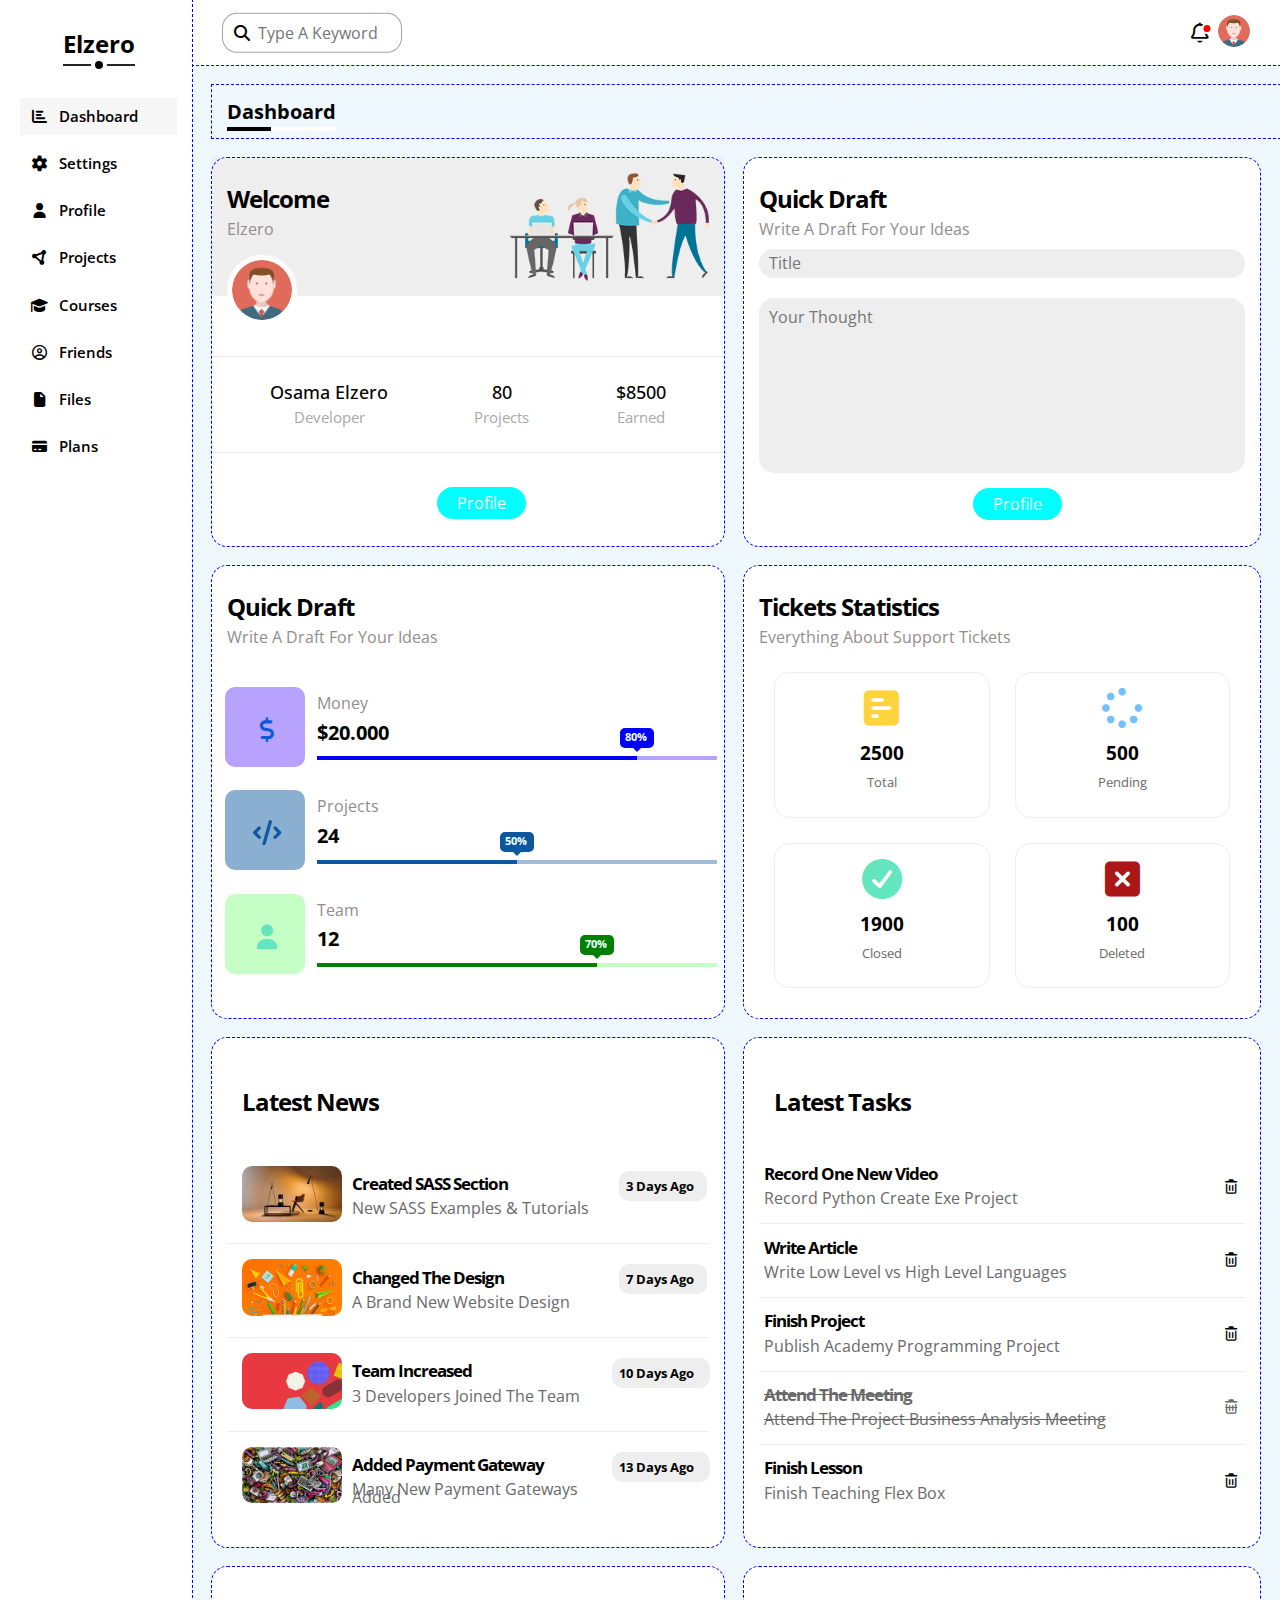
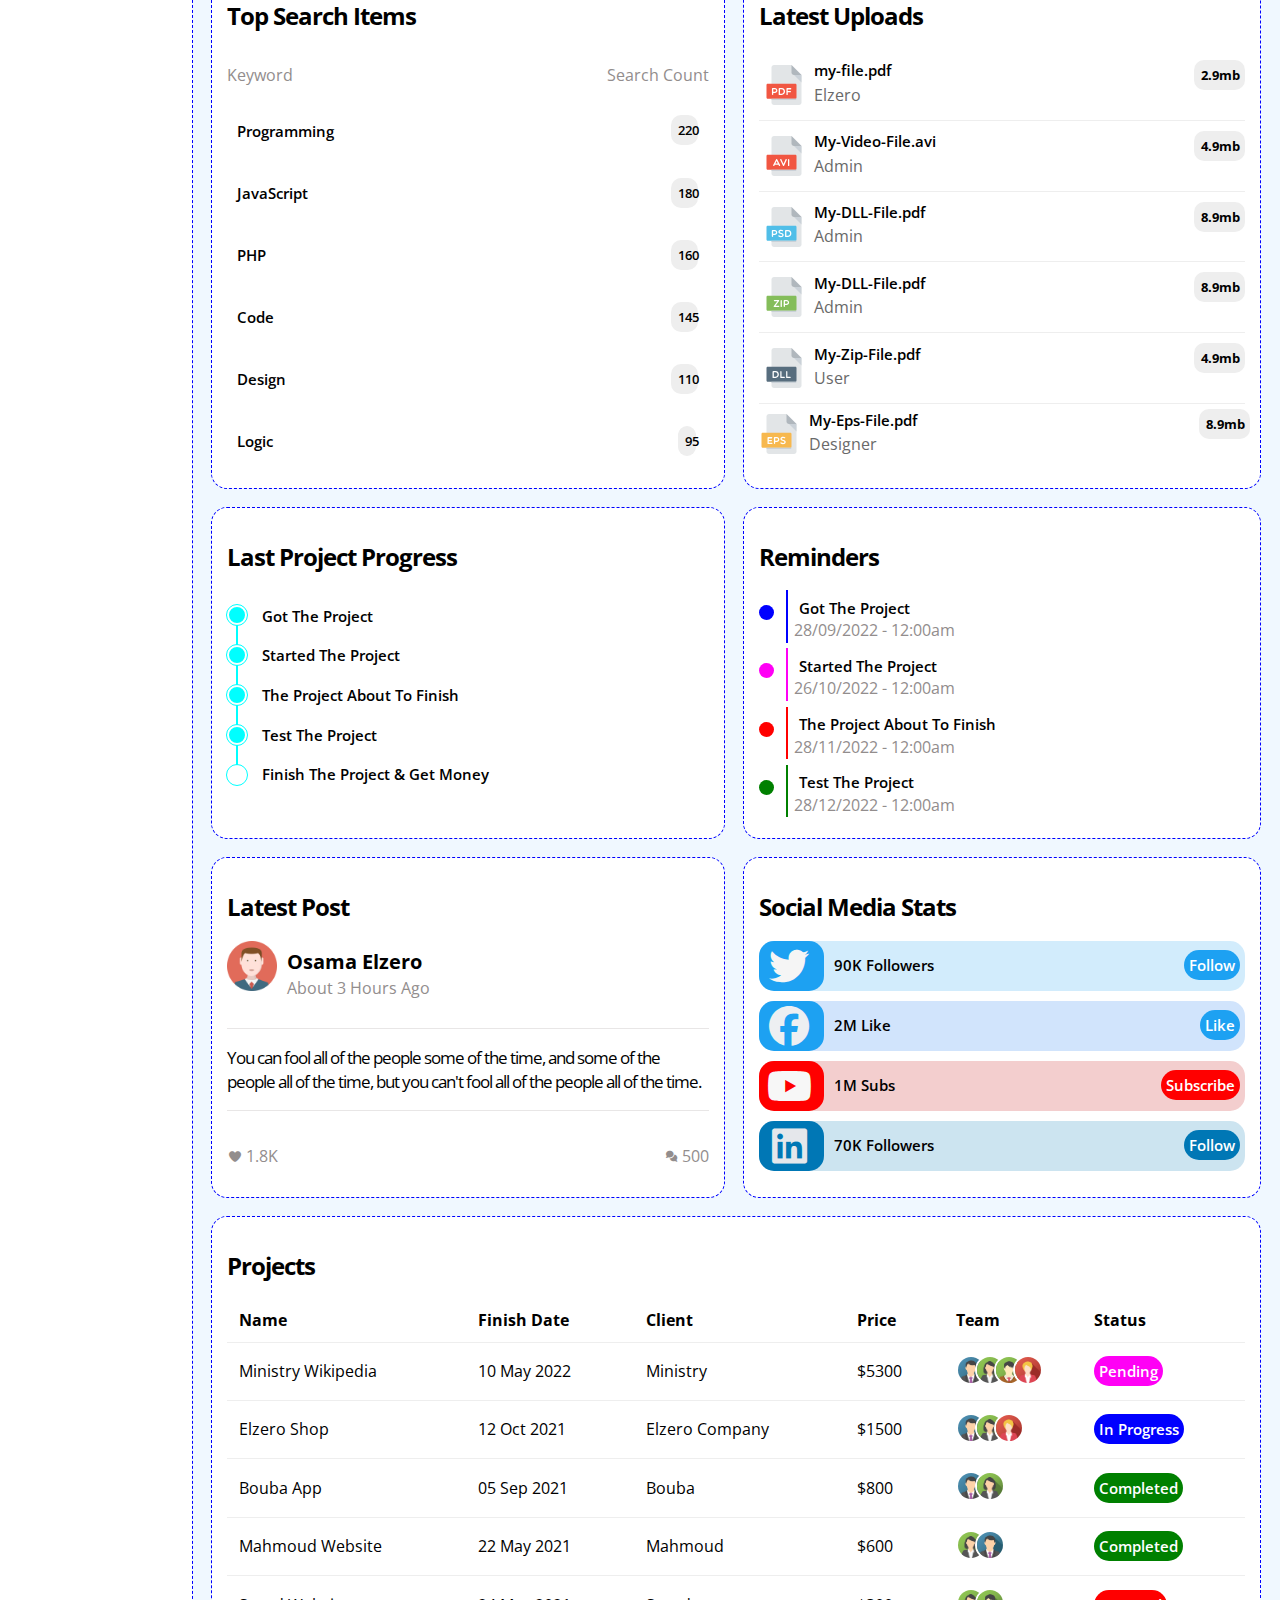
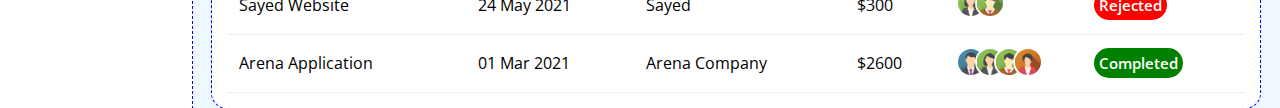
<file: index.html>
<!DOCTYPE html>
<html lang="en">
<head>
    <meta charset="UTF-8">
    <meta name="viewport" content="width=device-width, initial-scale=1.0">
    <link rel="preconnect" href="https://fonts.googleapis.com">
   <link rel="preconnect" href="https://fonts.googleapis.com">
   <link rel="preconnect" href="https://fonts.gstatic.com" crossorigin>
    <link href="https://fonts.googleapis.com/css2?family=Cairo:slnt,wght@-11..11,200..1000&family=Jomhuria&family=Open+Sans:ital,wght@0,300..800;1,300..800&family=Poppins:ital,wght@0,100;0,200;0,300;0,400;0,500;0,600;0,700;0,800;0,900;1,100;1,200;1,300;1,400;1,500;1,600;1,700;1,800;1,900&family=Work+Sans:ital,wght@0,100..900;1,100..900&display=swap" rel="stylesheet">
    <link rel="stylesheet" href="https://cdnjs.cloudflare.com/ajax/libs/font-awesome/6.6.0/css/all.min.css">
    <link rel="stylesheet" href="css/all.min.css">
    <link rel="stylesheet" href="css/normalize.css">
    <link rel="stylesheet" href="css/pronjct.css">
    <link rel="stylesheet" href="css/farmwork.css">

    <title>Document 🧩 </title>
<body>
    <div class="grid-area">
        <header class="p-15 bw">
            <div class="continer">
                <form>
                    <i class="fa-solid fa-magnifying-glass tcenter"></i>
                    <input type="text" placeholder="Type A Keyword" class="p-10 tcenter br-10px pl-35px">
                </form>
                <div class="red">
                    <i class="fa-regular fa-bell center" style="color: #000000;"></i>
                    <img src="imges/avatar.png" alt="" class="br-50 wm">
                </div>
            </div>
        </header>
        <nav class="p-15">
            <h2 class="sm">Dashboard</h2>
        </nav>
        <aside class=" bw">
            <div class="continer">
                 <h2>Elzero</h2>
                 <div class="link ss">
                    <a href="index.html" class="c-c"><i class="fa-solid fa-chart-bar"></i><span>Dashboard</span></a>
                    <a href="Settings.html"><i class="fa-solid fa-gear"></i><span>Settings</span></a>
                    <a href="Profile.html"><i class="fa-solid fa-user"></i><span>Profile</span></a>
                    <a href="Projects.html"><i class="fa-solid fa-circle-nodes"></i><span>Projects</span></a>
                    <a href="Courses.html"><i class="fa-solid fa-graduation-cap"></i><span>Courses</span></a>
                    <a href="Friends.html"><i class="fa-regular fa-circle-user"></i><span>Friends</span></a>
                    <a href="Files.html"><i class="fa-solid fa-file"></i><span>Files</span></a>
                    <a href="Plans.html"><i class="fa-solid fa-credit-card"></i><span>Plans</span></a>
                 </div>
            </div>
        </aside>
        <main class="part1-m bw br-10px">
             <div class="Welcome be p-15 ">
                 <div class="lin">
                     <h2 class="h2">Welcome</h2>
                     <p class="p">Elzero</p>
                 </div>
                 <img src="imges/welcome.png" alt="">
             </div> 
               <img src="imges/avatar (1).png" alt="" class="br-50 center">
               <div class="Osama p-15">
                     <div class="one">
                         <h2>Osama Elzero</h2>
                         <p>Developer</p>
                      </div>
                     <div class="one">
                         <h2>80</h2>
                         <p>Projects</p>
                     </div>
                     <div class="one">
                         <h2>$8500</h2>
                         <p>Earned</p>
                      </div>
               </div>
               <a href="#">Profile</a>
        </main>
        <main class="part2-m br-10px p-15 bw mr-20">
            <div class="lin">
                     <h2 class="h2">Quick Draft</h2>
                     <p class="p">Write A Draft For Your Ideas</p>
                 </div>
                 <form>
                    <input type="text" placeholder="Title" class=" be br-10px">
                    <textarea placeholder="Your Thought" class="be br-10px"></textarea>
                 </form>
                 <a href="#">Profile</a>
        </main>
        <article class="part1-a p-15 bw br-10px">
             <div class="lin">
                   <h2 class="h2">Quick Draft</h2>
                   <p class="p">Write A Draft For Your Ideas</p>
             </div>  
             <div class="Money">
                <i class="fa-solid fa-dollar-sign" style="color: #0d58d9;"></i>
                <p class="p">Money</p>
                <h2 class="sm">$20.000</h2>
                <div class="blue">
                   <span style="width: 80%;" data-progress="80%" class="span-blue"></span>
                </div>
             </div>    
             <div class="Money">
                <i class="fa-solid fa-code" style="color: rgb(11, 88, 159);"></i>
                <p class="p">Projects</p>
                <h2 class="sm">24</h2>
                <div class="ylw">
                   <span style="width: 50%;" data-progress="50%" class="span-ylw"></span>
                </div>
             </div>     
             <div class="Money">
                <i class="fa-solid fa-user" style="color: #63E6BE;"></i>
                <p class="p">Team</p>
                <h2 class="sm">12</h2>
                <div class="green">
                   <span style="width: 70%;" data-progress="70%" class="span-green"></span>
                </div>
             </div> 
        </article>
        <article class="part2-a bw p-15 mr-20 br-10px">
            <div class="lin">
                   <h2 class="h2">Tickets Statistics</h2>
                   <p class="p">Everything About Support Tickets</p>
             </div>  
             <div class="grid-box p-15">
                 <div class="box br-10px p-15">
                     <i class="fa-solid fa-square-poll-horizontal sl" style="color: #FFD43B;"></i>
                     <h2>2500</h2>
                     <p>Total</p>
                  </div>
                  <div class="box br-10px p-15">
                     <i class="fa-solid fa-spinner sl" style="color: #74C0FC;"></i>
                     <h2>500</h2>
                     <p>Pending</p>
                 </div>
                  <div class="box br-10px p-15">
                     <i class="fa-regular fa-circle-check sl" style="color: #63E6BE;"></i>
                     <h2>1900</h2>
                      <p>Closed</p>
                 </div>
                  <div class="box br-10px p-15">
                     <i class="fa-regular fa-square-xmark sl" style="color: #ab1717;"></i>
                     <h2>100</h2>
                     <p>Deleted</p>
                 </div>
             </div>
        </article>
        <section class="part1-s br-10px bw p-15">
            <h2 class="h2 p-15">Latest News</h2>
            <div class="news">
                <div class="box-news border-btoom p-15">
                   <div class="part-box">
                      <img src="imges/news-01.png" alt="">
                      <div class="lin">
                         <h2 class="s-h">Created SASS Section</h2>
                          <p class="s-p">New SASS Examples & Tutorials</p>
                      </div>
                   </div> 
                   <p class="p-class">3 Days Ago</p>
                </div>
                <div class="box-news border-btoom p-15">
                   <div class="part-box ">
                      <img src="imges/news-02.png" alt="">
                      <div class="lin ">
                         <h2 class="s-h">Changed The Design</h2>
                         <p class="s-p">A Brand New Website Design</p>
                      </div>                     
                   </div> 
                   <p class="p-class">7 Days Ago</p>
                </div>
                <div class="box-news border-btoom p-15">
                   <div class="part-box">
                      <img src="imges/news-03.png" alt="">
                      <div class="lin ">
                         <h2 class="s-h">Team Increased</h2>
                         <p class="s-p">3 Developers Joined The Team</p>
                      </div>                      
                   </div> 
                   <p class="p-class">10 Days Ago</p>
                </div>
                <div class="box-news p-15">
                   <div class="part-box">
                      <img src="imges/news-04.png" alt="">
                      <div class="lin ">
                         <h2 class="s-h">Added Payment Gateway</h2>
                          <p class="s-p">Many New Payment Gateways Added</p>
                      </div>
                   </div> 
                   <p class="p-class">13 Days Ago</p>
                </div>
            </div>
        </section>
        <section class="part2-s bw br-10px p-15 mr-20">
            <div class="news">
                <h2 class="h2 p-15">Latest Tasks</h2>
                <div class="box-news border-btoom p-5">
                       <div class="part-box">
                           <div class="lin">
                             <h2 class="s-h">Record One New Video</h2>
                             <p class="s-p">Record Python Create Exe Project</p>
                           </div> 
                       </div>
                      <i class="fa-regular fa-trash-can fa-sm"></i>
                </div>
                <div class="box-news border-btoom p-5">
                       <div class="part-box">
                           <div class="lin">
                             <h2 class="s-h">Write Article</h2>
                             <p class="s-p">Write Low Level vs High Level Languages</p>
                           </div> 
                       </div>
                      <i class="fa-regular fa-trash-can fa-sm"></i>
                </div>
                <div class="box-news border-btoom p-5">
                       <div class="part-box">
                           <div class="lin">
                             <h2 class="s-h">Finish Project</h2>
                             <p class="s-p">Publish Academy Programming Project</p>
                           </div> 
                       </div>
                      <i class="fa-regular fa-trash-can fa-sm"></i>
                </div>
                <div class="box-news border-btoom p-5">
                       <div class="part-box">
                           <div class="lin c-d">
                             <h2 class="s-h">Attend The Meeting</h2>
                             <p class="s-p">Attend The Project Business Analysis Meeting</p>
                           </div> 
                       </div>
                      <i class="fa-regular fa-trash-can fa-sm c-d"></i>
                </div>
                <div class="box-news p-5">
                       <div class="part-box">
                           <div class="lin">
                             <h2 class="s-h">Finish Lesson</h2>
                             <p class="s-p">Finish Teaching Flex Box</p>
                           </div> 
                       </div>
                      <i class="fa-regular fa-trash-can fa-sm"></i>
                </div>
            </div>
        </section>
        <section class="part3-s p-15 br-10px bw">
            <div class="link">
                <h2 class="h2">Top Search Items</h2>
                <div class="part-boxs">
                    <p class="p">Keyword</p>
                    <p class="p">Search Count</p>
                </div>
            </div>
            <div class="box-news p-10">
                <div class="part-boxs">
                     <h2 class="ss">Programming</h2>
                     <p class="p-class p-Items">220</p>
                </div>   
            </div>
            <div class="box-news p-10">
                <div class="part-boxs">
                     <h2 class="ss">JavaScript</h2>
                     <p class="p-class p-Items">180</p>
                </div>   
            </div>
            <div class="box-news p-10">
                <div class="part-boxs">
                     <h2 class="ss">PHP</h2>
                     <p class="p-class p-Items">160</p>
                </div>   
            </div>
            <div class="box-news p-10">
                <div class="part-boxs">
                     <h2 class="ss">Code</h2>
                     <p class="p-class p-Items">145</p>
                </div>   
            </div>
            <div class="box-news p-10">
                <div class="part-boxs">
                     <h2 class="ss">Design</h2>
                     <p class="p-class p-Items">110</p>
                </div>   
            </div>
            <div class="box-news p-10">
                <div class="part-boxs">
                     <h2 class="ss">Logic</h2>
                     <p class="p-class p-Items">95</p>
                </div>   
            </div>
        </section>
        <section class="part4-s br-10px bw p-15 mr-20">
            <h2 class="h2">Latest Uploads</h2>
            <div class="news">
                 <div class="box-news border-btoom p-5">
                   <div class="part-box">
                      <img src="imges/pdf.svg" alt="">
                      <div class="lin">
                         <h2 class="ss">my-file.pdf</h2>
                          <p class="s-p">Elzero</p>
                      </div>
                   </div> 
                   <p class="p-class">2.9mb</p>
                 </div>
                 <div class="box-news border-btoom p-5">
                   <div class="part-box">
                      <img src="imges/avi.svg" alt="">
                      <div class="lin">
                         <h2 class="ss">My-Video-File.avi</h2>
                          <p class="s-p">Admin</p>
                      </div>
                   </div> 
                   <p class="p-class">4.9mb</p>
                 </div>
                 <div class="box-news border-btoom p-5">
                   <div class="part-box">
                      <img src="imges/psd.svg" alt="">
                      <div class="lin">
                         <h2 class="ss">My-DLL-File.pdf</h2>
                          <p class="s-p">Admin</p>
                      </div>
                   </div> 
                   <p class="p-class">8.9mb</p>
                 </div>
                 <div class="box-news border-btoom p-5">
                   <div class="part-box">
                      <img src="imges/zip.svg" alt="">
                      <div class="lin">
                         <h2 class="ss">My-DLL-File.pdf</h2>
                          <p class="s-p">Admin</p>
                      </div>
                   </div> 
                   <p class="p-class">8.9mb</p>
                 </div>
                 <div class="box-news border-btoom p-5">
                   <div class="part-box">
                      <img src="imges/dll.svg" alt="">
                      <div class="lin">
                         <h2 class="ss">My-Zip-File.pdf</h2>
                          <p class="s-p">User</p>
                      </div>
                   </div> 
                   <p class="p-class">4.9mb</p>
                 </div>
                 <div class="box-news">
                   <div class="part-box">
                      <img src="imges/eps.svg" alt="">
                      <div class="lin">
                         <h2 class="ss">My-Eps-File.pdf</h2>
                          <p class="s-p">Designer</p>
                      </div>
                   </div> 
                   <p class="p-class">8.9mb</p>
                </div>
            </div>     
        </section>
        <section class="part5-s p-15 br-10px bw">
            <h2 class="h2">Last Project Progress</h2>
            <div class="part-box">
                <div class="span">
                    <span class="p-5"></span>
                    <span class="p-5"></span>
                    <span class="p-5"></span>
                    <span class="p-5"></span>
                    <span class="p-5"></span>
                </div>
                <div class="box-h2">
                    <h2 class="ss p-5">Got The Project</h2>
                    <h2 class="ss p-5">Started The Project</h2>
                    <h2 class="ss p-5">The Project About To Finish</h2>
                    <h2 class="ss p-5">Test The Project</h2>
                    <h2 class="ss p-5">Finish The Project & Get Money</h2>
                </div>
            </div>
        </section>
        <section class="part6-s p-15 br-10px bw mr-20">
            <h2 class="h2">Reminders</h2>
            <div class="part-box">
                <div class="span h-t">
                    <span class="p-5 c-2 c-b "></span>
                    <span class="p-5 c-2 c-y "></span>
                    <span class="p-5 c-2 c-r "></span>
                    <span class="p-5 c-2 c-g "></span>
                </div>
                <div class="box-h2 gr-6">
                    <div class="lins fc-b">
                        <h2 class="ss p-5">Got The Project</h2>
                        <p class="p">28/09/2022 - 12:00am</p>
                    </div>
                    <div class="lins fc-y">
                        <h2 class="ss p-5">Started The Project</h2>
                        <p class="p">26/10/2022 - 12:00am</p>
                    </div>
                    <div class="lins fc-r">
                        <h2 class="ss p-5">The Project About To Finish</h2>
                        <p class="p">28/11/2022 - 12:00am</p>
                    </div>
                    <div class="lins fc-g">
                        <h2 class="ss p-5">Test The Project</h2>
                        <p class="p">28/12/2022 - 12:00am</p>
                    </div>
                </div>
            </div>
        </section>
        <section class="part7-s p-15 bw br-10px">
            <div class="Post">
                <h2 class="h2">Latest Post</h2>
                <div class="part-box">
                    <img src="imges/avatar (1).png" alt="">
                    <div class="lin">
                        <h2 class="sm">Osama Elzero</h2>
                        <p class="p">About 3 Hours Ago</p>
                    </div>
                </div>   
                <div class="Osama m">
                  <div class="list">
                     <p class="s-h">You can fool all of the people some of the time, and some of the people all of the time, but you can't fool all of the people all of the time.</p>
                  </div>
                </div>
                <div class="part-boxs">
                    <p class="p"><i class="fa-solid fa-heart fa-xs"></i> 1.8K</p>
                    <p class="p"> <i class="fa-solid fa-comments fa-2xs"></i> 500</p>
                </div>
            </div>
        </section>
        <section class="part8-s bw br-10px mr-20 p-15 a">
            <h2 class="h2">Social Media Stats</h2>
            <div class="Media">
                <div class="Stats part-box br-10px">
                    <div class="i p-5 br-10px i-t">
                        <i class="fa-brands fa-twitter sl" style="color: #f5f5f5;"></i>
                    </div>
                    <div class="box-news">
                        <h2 class="ss">90K Followers</h2>
                        <a href="#" class="ss"><span class="p-5 br-10px i-t">Follow</span></a>
                    </div>
                </div>
                <div class="Stats part-box br-10px ">
                    <div class="i p-5 br-10px i-f">
                        <i class="fa-brands fa-facebook sl" style="color: #edeff2;"></i>
                    </div>
                    <div class="box-news">
                        <h2 class="ss">2M Like</h2>
                        <a href="#" class="ss"><span class="p-5 br-10px i-f">Like</span></a>
                    </div>
                </div>
                <div class="Stats part-box br-10px y">
                    <div class="i p-5 br-10px c-r">
                        <i class="fa-brands fa-youtube sl" style="color: #f7f7f7;"></i>
                    </div>
                    <div class="box-news">
                        <h2 class="ss">1M Subs</h2>
                        <a href="#" class="ss"><span class="p-5 br-10px c-r">Subscribe</span></a>
                    </div>
                </div>
                <div class="Stats part-box br-10px">
                    <div class="i p-5 br-10px i-l">
                        <i class="fa-brands fa-linkedin sl" style="color: #e5e7eb;"></i>
                    </div>
                    <div class="box-news">
                        <h2 class="ss">70K Followers</h2>
                        <a href="#" class="ss"><span class="p-5 br-10px i-l">Follow</span></a>
                    </div>
                </div>
            </div>
        </section>
        <footer class="bw br-10px mr-20 p-15">
            <h2 class="h2">Projects</h2>
             <div class="table-container">
                <table class="responsive-table">
                     <thead>
                      <tr>
                     <th>Name</th>
                     <th>Finish Date</th>
                     <th>Client</th>
                     <th>Price</th>
                     <th>Team</th>
                     <th>Status</th>
                      </tr>
                  </thead>
                 <tbody >
                     <tr>
                     <td>Ministry Wikipedia</td>
                     <td>10 May 2022</td>
                     <td>Ministry</td>
                     <td>$5300</td>
                     <td>
                       <img src="imges/team-01.png" alt="" class="wm br-50">
                      <img src="imges/team-02.png" alt="" class="wm br-50">
                      <img src="imges/team-03.png" alt="" class="wm br-50">
                        <img src="imges/team-05.png" alt="" class="wm br-50">
                     </td>
                     <td> <span class="p-5 br-10px c-y c-w ss">Pending</span></td>
                     </tr>
                     <tr>
                     <td>Elzero Shop</td>
                     <td>12 Oct 2021</td>
                     <td>Elzero Company</td>
                     <td>$1500</td>
                     <td>
                       <img src="imges/team-01.png" alt="" class="wm br-50">
                      <img src="imges/team-02.png" alt="" class="wm br-50">
                      <img src="imges/team-05.png" alt="" class="wm br-50">
                     </td>
                     <td><span class="p-5 br-10px c-b c-w ss">In Progress</span></td>
                     </tr>
                     <tr>
                     <td>Bouba App</td>
                     <td>05 Sep 2021</td>
                     <td>Bouba</td>
                     <td>$800</td>
                     <td>
                       <img src="imges/team-01.png" alt="" class="wm br-50">
                      <img src="imges/team-02.png" alt="" class="wm br-50">
                     </td>
                     <td><span class="p-5 br-10px c-g c-w ss">Completed</span></td>
                     </tr>
                     <tr>
                     <td>Mahmoud Website</td>
                     <td>22 May 2021</td>
                     <td>Mahmoud</td>
                     <td>$600</td>
                     <td>
                       <img src="imges/team-02.png" alt="" class="wm br-50">
                      <img src="imges/team-01.png" alt="" class="wm br-50">
                     </td>
                     <td><span class="p-5 br-10px c-g c-w ss">Completed</span></td>
                     </tr> 
                     <tr>
                     <td>Sayed Website</td>
                     <td>24 May 2021</td>
                     <td>Sayed</td>
                     <td>$300</td>
                     <td>
                       <img src="imges/team-02.png" alt="" class="wm br-50">
                      <img src="imges/team-03.png" alt="" class="wm br-50">
                     </td>
                     <td><span class="p-5 br-10px c-r c-w ss">Rejected</span></td>
                     </tr>
                     <tr>
                     <td>Arena Application</td>
                     <td>01 Mar 2021</td>
                     <td>Arena Company</td>
                     <td>$2600</td>
                     <td>
                       <img src="imges/team-01.png" alt="" class="wm br-50">
                      <img src="imges/team-02.png" alt="" class="wm br-50">
                      <img src="imges/team-03.png" alt="" class="wm br-50">
                      <img src="imges/team-04.png" alt="" class="wm br-50">
                     </td>
                     <td><span class="p-5 br-10px c-g c-w ss">Completed</span></td>
                     </tr>
                  </tbody> 
             </table>
             </div>
        </footer> 
    </div>
</body>
</file>
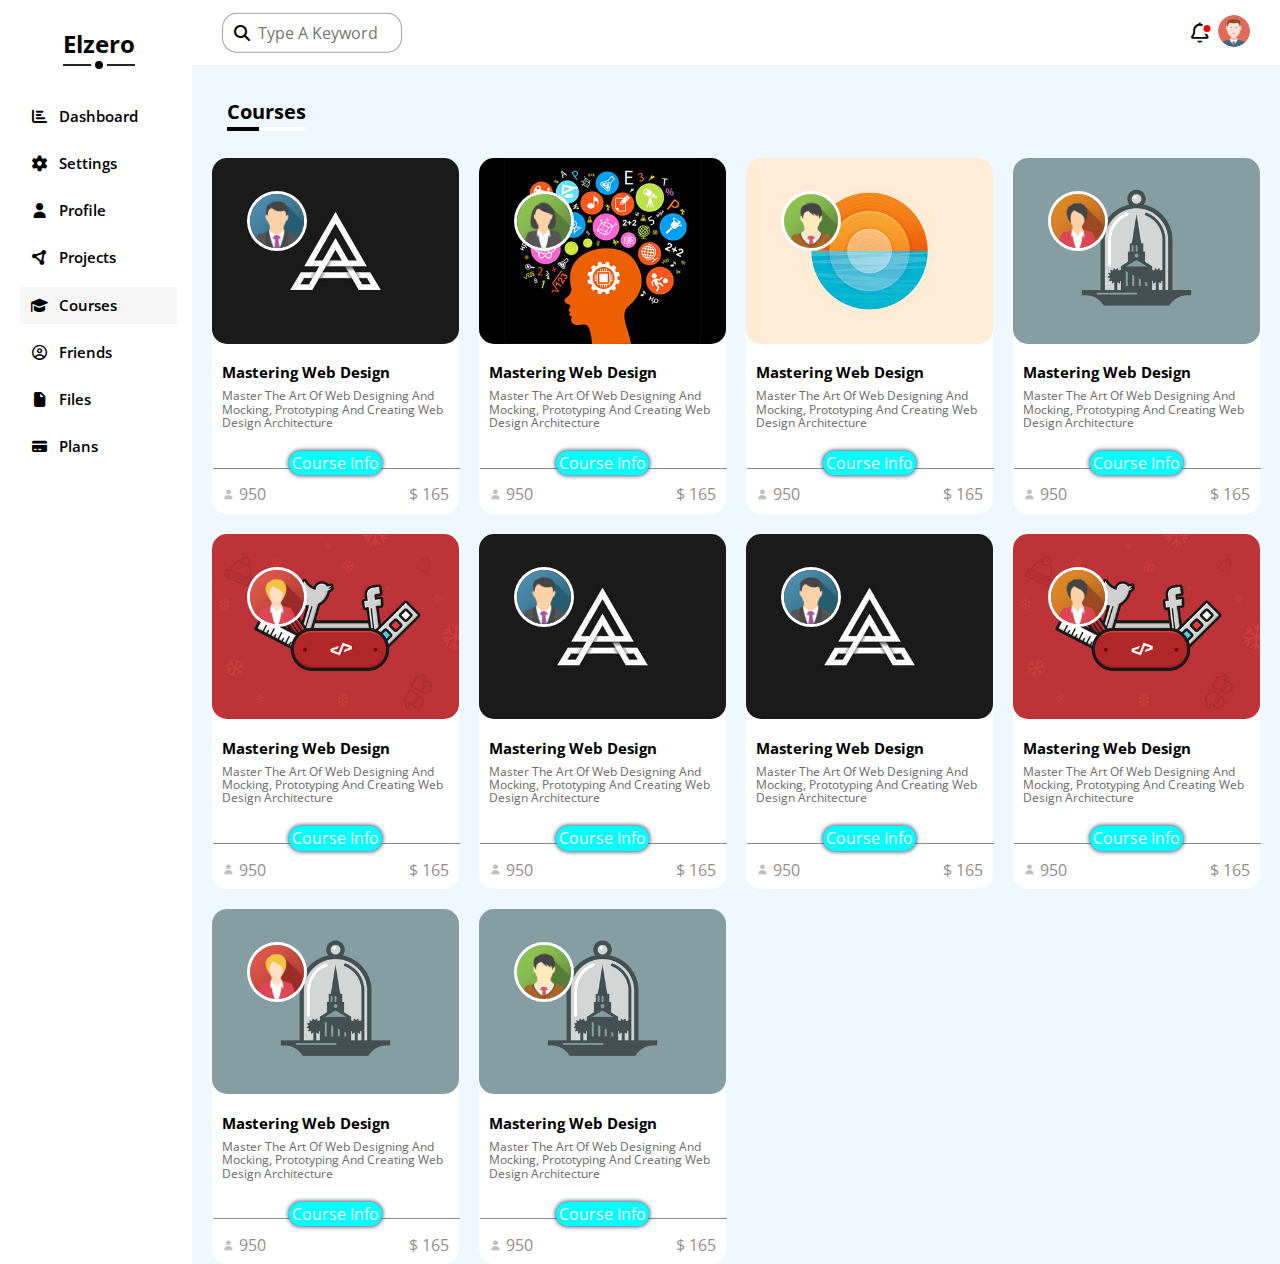
<file: Courses.html>
<!DOCTYPE html>
<html lang="en">
<head>
    <meta charset="UTF-8">
    <meta name="viewport" content="width=device-width, initial-scale=1.0">
    <link rel="preconnect" href="https://fonts.googleapis.com">
   <link rel="preconnect" href="https://fonts.googleapis.com">
   <link rel="preconnect" href="https://fonts.gstatic.com" crossorigin>
    <link href="https://fonts.googleapis.com/css2?family=Cairo:slnt,wght@-11..11,200..1000&family=Jomhuria&family=Open+Sans:ital,wght@0,300..800;1,300..800&family=Poppins:ital,wght@0,100;0,200;0,300;0,400;0,500;0,600;0,700;0,800;0,900;1,100;1,200;1,300;1,400;1,500;1,600;1,700;1,800;1,900&family=Work+Sans:ital,wght@0,100..900;1,100..900&display=swap" rel="stylesheet">
    <link rel="stylesheet" href="https://cdnjs.cloudflare.com/ajax/libs/font-awesome/6.6.0/css/all.min.css">
    <link rel="stylesheet" href="css/all.min.css">
    <link rel="stylesheet" href="css/normalize.css">
    <link rel="stylesheet" href="css/pronjct.css">
    <link rel="stylesheet" href="css/farmwork.css">

    <title>Document 🧩</title>
</head>
<body>
    <div class="grid-area-Courses">
        <header class="p-15 bw">
            <div class="continer">
                <form>
                    <i class="fa-solid fa-magnifying-glass tcenter"></i>
                    <input type="text" placeholder="Type A Keyword" class="p-10 tcenter br-10px pl-35px">
                </form>
                <div class="red">
                    <i class="fa-regular fa-bell center" style="color: #000000;"></i>
                    <img src="imges/avatar.png" alt="" class="br-50 wm">
                </div>
            </div>
        </header>
        <nav class="p-15">
            <h2 class="sm">Courses</h2>
        </nav>
        <aside class=" bw">
            <div class="continer">
                 <h2>Elzero</h2>
                 <div class="link ss">
                    <a href="index.html"><i class="fa-solid fa-chart-bar"></i><span>Dashboard</span></a>
                    <a href="Settings.html"><i class="fa-solid fa-gear"></i><span>Settings</span></a>
                    <a href="Profile.html"><i class="fa-solid fa-user"></i><span>Profile</span></a>
                    <a href="Projects.html"><i class="fa-solid fa-circle-nodes"></i><span>Projects</span></a>
                    <a href="Courses.html" class="c-c"><i class="fa-solid fa-graduation-cap"></i><span>Courses</span></a>
                    <a href="Friends.html"><i class="fa-regular fa-circle-user"></i><span>Friends</span></a>
                    <a href="Files.html"><i class="fa-solid fa-file"></i><span>Files</span></a>
                    <a href="Plans.html"><i class="fa-solid fa-credit-card"></i><span>Plans</span></a>
                 </div>
            </div>
        </aside>
            <div class="Data-1 bw br-10px">
                <img src="imges/team-01.png" alt="" class="br-50">
                <img src="imges/course-01.jpg" alt="" class="br-10px">
                <div class="lin">
                    <h2>Mastering Web Design</h2>
                    <p>Master The Art Of Web Designing And Mocking, Prototyping And Creating Web Design Architecture</p>
                </div>
                <a href="#">Course Info</a>
                <div class="user-mony part-boxs p-10">
                    <div class="p"> <i class="fa-solid fa-user fa-2xs" style="color: #bebfc1;"></i> 950</div>
                    <div class="p">$ 165</div>
                </div>
            </div>
            <div class="Data-2 bw br-10px">
                <img src="imges/team-02.png" alt="" class="br-50">
                <img src="imges/course-02.jpg" alt="" class="br-10px">
                <div class="lin">
                    <h2>Mastering Web Design</h2>
                    <p>Master The Art Of Web Designing And Mocking, Prototyping And Creating Web Design Architecture</p>
                </div>
                <a href="#">Course Info</a>
                <div class="user-mony part-boxs p-10">
                    <div class="p"> <i class="fa-solid fa-user fa-2xs" style="color: #bebfc1;"></i> 950</div>
                    <div class="p">$ 165</div>
                </div>
            </div>
            <div class="Data-3 bw br-10px">
                <img src="imges/team-03.png" alt="" class="br-50">
                <img src="imges/course-03.jpg" alt="" class="br-10px">
                <div class="lin">
                    <h2>Mastering Web Design</h2>
                    <p>Master The Art Of Web Designing And Mocking, Prototyping And Creating Web Design Architecture</p>
                </div>
                <a href="#">Course Info</a>
                <div class="user-mony part-boxs p-10">
                    <div class="p"> <i class="fa-solid fa-user fa-2xs" style="color: #bebfc1;"></i> 950</div>
                    <div class="p">$ 165</div>
                </div>
            </div>
            <div class="Data-4 bw br-10px mr-20">
                <img src="imges/team-04.png" alt="" class="br-50">
                <img src="imges/course-04.jpg" alt="" class="br-10px">
                <div class="lin">
                    <h2>Mastering Web Design</h2>
                    <p>Master The Art Of Web Designing And Mocking, Prototyping And Creating Web Design Architecture</p>
                </div>
                <a href="#">Course Info</a>
                <div class="user-mony part-boxs p-10">
                    <div class="p"> <i class="fa-solid fa-user fa-2xs" style="color: #bebfc1;"></i> 950</div>
                    <div class="p">$ 165</div>
                </div>
            </div>
            <div class="Data-5 bw br-10px ">
                <img src="imges/team-05.png" alt="" class="br-50">
                <img src="imges/course-05.jpg" alt="" class="br-10px">
                <div class="lin">
                    <h2 class="h">Mastering Web Design</h2>
                    <p class="p">Master The Art Of Web Designing And Mocking, Prototyping And Creating Web Design Architecture</p>
                </div>
                <a href="#">Course Info</a>
                <div class="user-mony part-boxs p-10">
                    <div class="p"> <i class="fa-solid fa-user fa-2xs" style="color: #bebfc1;"></i> 950</div>
                    <div class="p">$ 165</div>
                </div>
            </div>
            <div class="Data-6 bw br-10px ">
                <img src="imges/team-01.png" alt="" class="br-50">
                <img src="imges/course-01.jpg" alt="" class="br-10px">
                <div class="lin">
                    <h2>Mastering Web Design</h2>
                    <p>Master The Art Of Web Designing And Mocking, Prototyping And Creating Web Design Architecture</p>
                </div>
                <a href="#">Course Info</a>
                <div class="user-mony part-boxs p-10">
                    <div class="p"> <i class="fa-solid fa-user fa-2xs" style="color: #bebfc1;"></i> 950</div>
                    <div class="p">$ 165</div>
                </div>
            </div>
            <div class="Data-7 bw br-10px ">
                <img src="imges/team-01.png" alt="" class="br-50">
                <img src="imges/course-01.jpg" alt="" class="br-10px">
                <div class="lin">
                    <h2>Mastering Web Design</h2>
                    <p>Master The Art Of Web Designing And Mocking, Prototyping And Creating Web Design Architecture</p>
                </div>
                <a href="#">Course Info</a>
                <div class="user-mony part-boxs p-10">
                    <div class="p"> <i class="fa-solid fa-user fa-2xs" style="color: #bebfc1;"></i> 950</div>
                    <div class="p">$ 165</div>
                </div>
            </div>
            <div class="Data-8 bw br-10px mr-20">
                <img src="imges/team-04.png" alt="" class="br-50">
                <img src="imges/course-05.jpg" alt="" class="br-10px">
                <div class="lin">
                    <h2>Mastering Web Design</h2>
                    <p>Master The Art Of Web Designing And Mocking, Prototyping And Creating Web Design Architecture</p>
                </div>
                <a href="#">Course Info</a>
                <div class="user-mony part-boxs p-10">
                    <div class="p"> <i class="fa-solid fa-user fa-2xs" style="color: #bebfc1;"></i> 950</div>
                    <div class="p">$ 165</div>
                </div>
            </div>
            <div class="Data-9 bw br-10px ">
                <img src="imges/team-05.png" alt="" class="br-50">
                <img src="imges/course-04.jpg" alt="" class="br-10px">
                <div class="lin">
                    <h2>Mastering Web Design</h2>
                    <p>Master The Art Of Web Designing And Mocking, Prototyping And Creating Web Design Architecture</p>
                </div>
                <a href="#">Course Info</a>
                <div class="user-mony part-boxs p-10">
                    <div class="p"> <i class="fa-solid fa-user fa-2xs" style="color: #bebfc1;"></i> 950</div>
                    <div class="p">$ 165</div>
                </div>
            </div>
            <div class="Data-10 bw br-10px ">
                <img src="imges/team-03.png" alt="" class="br-50">
                <img src="imges/course-04.jpg" alt="" class="br-10px">
                <div class="lin">
                    <h2>Mastering Web Design</h2>
                    <p >Master The Art Of Web Designing And Mocking, Prototyping And Creating Web Design Architecture</p>
                </div>
                <a href="#">Course Info</a>
                <div class="user-mony part-boxs p-10">
                    <div class="p"> <i class="fa-solid fa-user fa-2xs" style="color: #bebfc1;"></i> 950</div>
                    <div class="p">$ 165</div>
                </div>
            </div>
    </div>    
</body>
</file>
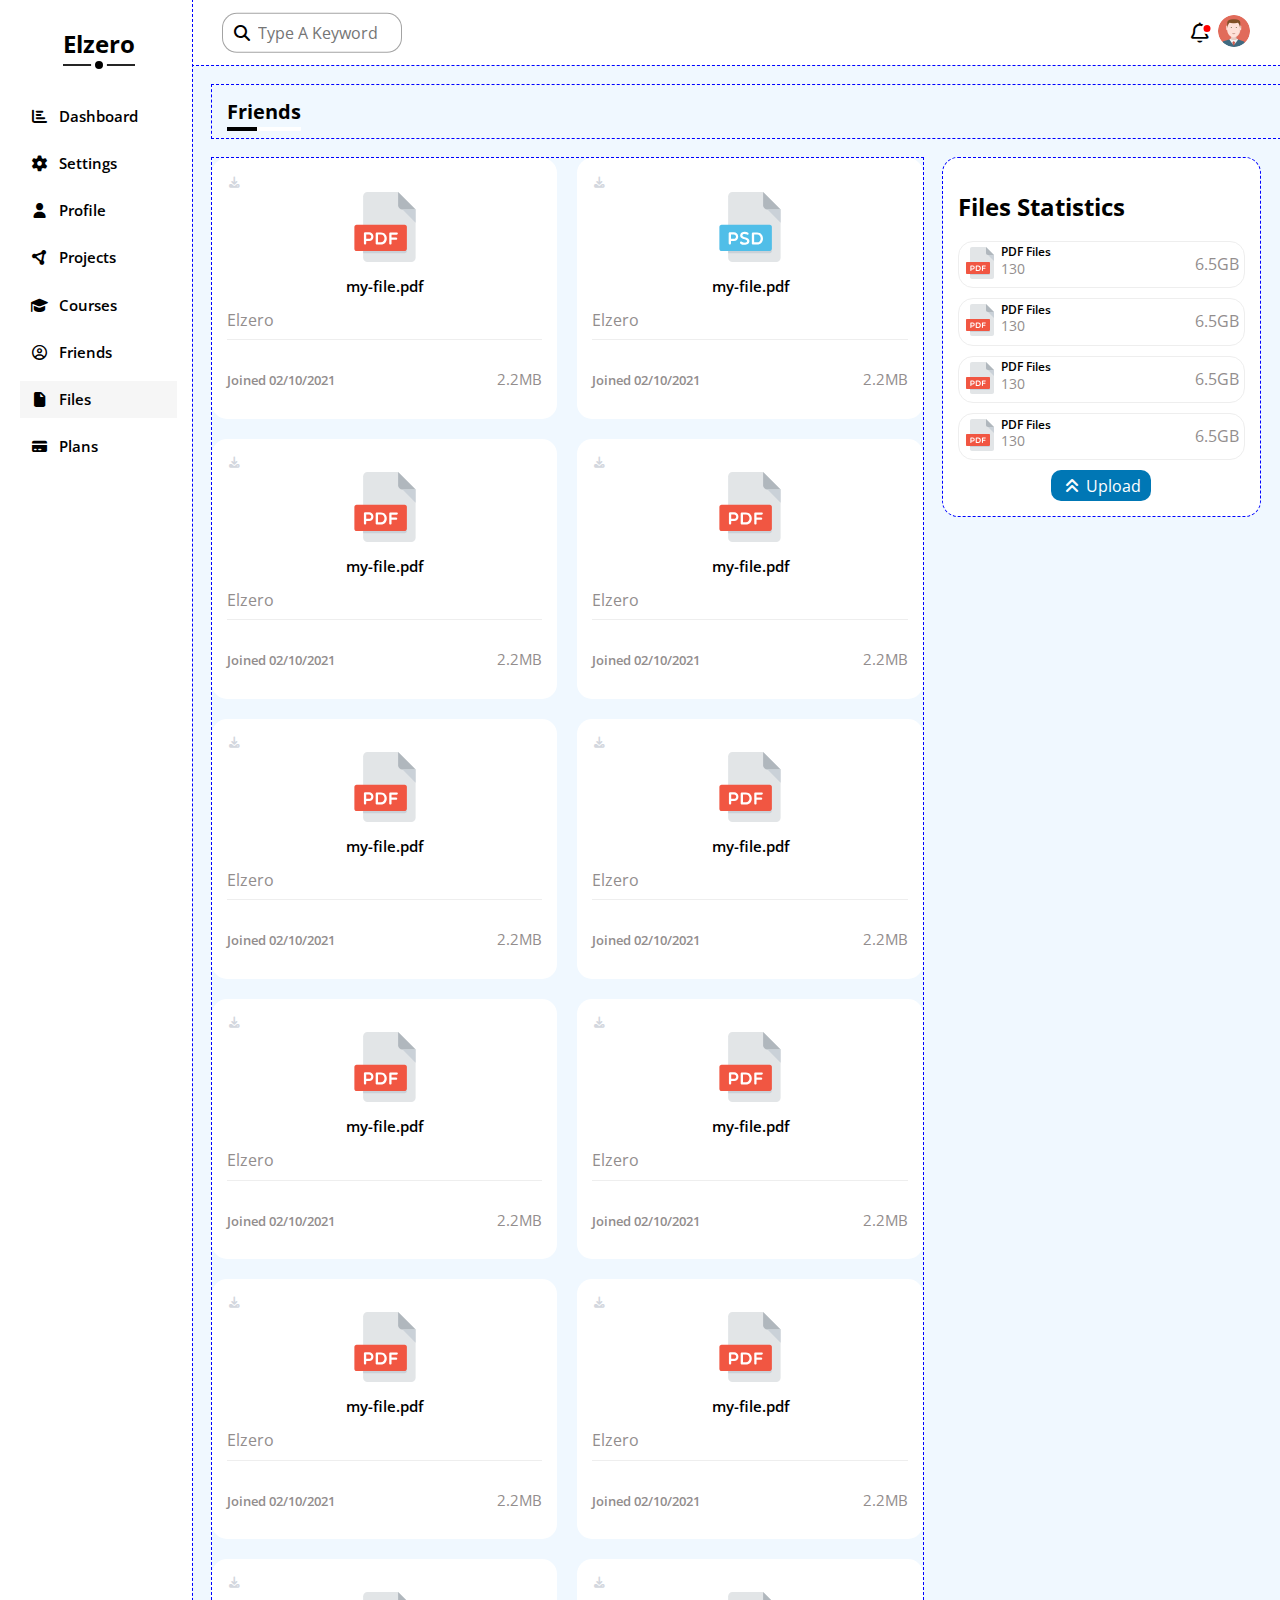
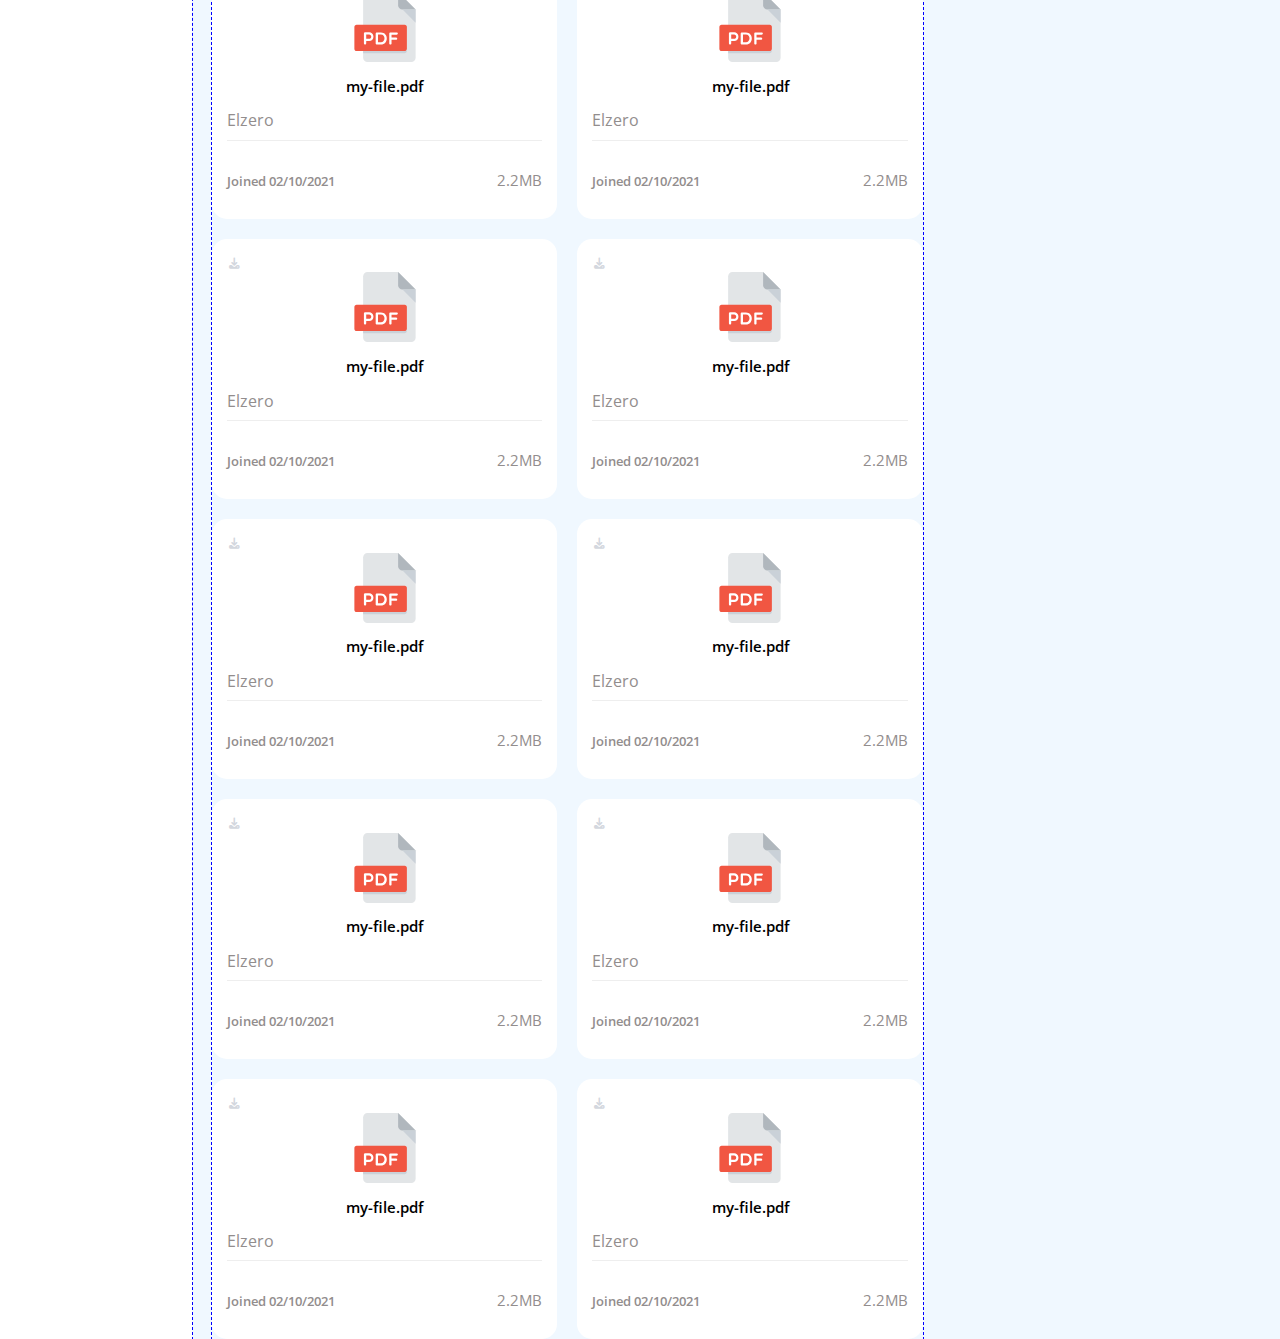
<file: Files.html>
<!DOCTYPE html>
<html lang="en">
<head>
    <meta charset="UTF-8">
    <meta name="viewport" content="width=device-width, initial-scale=1.0">
    <link rel="preconnect" href="https://fonts.googleapis.com">
   <link rel="preconnect" href="https://fonts.googleapis.com">
   <link rel="preconnect" href="https://fonts.gstatic.com" crossorigin>
    <link href="https://fonts.googleapis.com/css2?family=Cairo:slnt,wght@-11..11,200..1000&family=Jomhuria&family=Open+Sans:ital,wght@0,300..800;1,300..800&family=Poppins:ital,wght@0,100;0,200;0,300;0,400;0,500;0,600;0,700;0,800;0,900;1,100;1,200;1,300;1,400;1,500;1,600;1,700;1,800;1,900&family=Work+Sans:ital,wght@0,100..900;1,100..900&display=swap" rel="stylesheet">
    <link rel="stylesheet" href="https://cdnjs.cloudflare.com/ajax/libs/font-awesome/6.6.0/css/all.min.css">
    <link rel="stylesheet" href="css/all.min.css">
    <link rel="stylesheet" href="css/normalize.css">
    <link rel="stylesheet" href="css/pronjct.css">
    <link rel="stylesheet" href="css/farmwork.css">

    <title>Document</title>
</head>
<body>
    <div class="grid-area-Files">
        <header class="p-15 bw">
            <div class="continer">
                <form>
                    <i class="fa-solid fa-magnifying-glass tcenter"></i>
                    <input type="text" placeholder="Type A Keyword" class="p-10 tcenter br-10px pl-35px">
                </form>
                <div class="red">
                    <i class="fa-regular fa-bell center" style="color: #000000;"></i>
                    <img src="imges/avatar.png" alt="" class="br-50 wm">
                </div>
            </div>
        </header>
        <nav class="p-15">
            <h2 class="sm">Friends</h2>
        </nav>
        <aside class=" bw">
            <div class="continer">
                 <h2>Elzero</h2>
                 <div class="link ss">
                    <a href="index.html"><i class="fa-solid fa-chart-bar"></i><span>Dashboard</span></a>
                    <a href="Settings.html"><i class="fa-solid fa-gear"></i><span>Settings</span></a>
                    <a href="Profile.html"><i class="fa-solid fa-user"></i><span>Profile</span></a>
                    <a href="Projects.html"><i class="fa-solid fa-circle-nodes"></i><span>Projects</span></a>
                    <a href="Courses.html"><i class="fa-solid fa-graduation-cap"></i><span>Courses</span></a>
                    <a href="Friends.html"><i class="fa-regular fa-circle-user"></i><span>Friends</span></a>
                    <a href="Files.html" class="c-c"><i class="fa-solid fa-file"></i><span>Files</span></a>
                    <a href="Plans.html"><i class="fa-solid fa-credit-card"></i><span>Plans</span></a>
                 </div>
            </div>
        </aside>
        <div class=" Statistics br-10px bw p-15 mr-20">
            <h2 class="h">Files Statistics</h2>
                   <div class="Files p-5 br-10px">
                      <img src="imges/pdf.svg" alt="" class="wm">
                      <div class="lin">
                         <h2 class="p-Items">PDF Files</h2>
                          <p class="p" >130</p>
                      </div>
                      <p class="p">6.5GB</p>
                   </div>   
                   <div class="Files p-5 br-10px">
                      <img src="imges/pdf.svg" alt="" class="wm">
                      <div class="lin">
                         <h2 class="p-Items">PDF Files</h2>
                          <p class="p" >130</p>
                      </div>
                      <p class="p">6.5GB</p>
                   </div>  
                   <div class="Files p-5 br-10px">
                      <img src="imges/pdf.svg" alt="" class="wm">
                      <div class="lin">
                         <h2 class="p-Items">PDF Files</h2>
                          <p class="p" >130</p>
                      </div>
                      <p class="p">6.5GB</p>
                   </div>  
                   <div class="Files p-5 br-10px">
                      <img src="imges/pdf.svg" alt="" class="wm">
                      <div class="lin">
                         <h2 class="p-Items">PDF Files</h2>
                          <p class="p" >130</p>
                      </div>
                      <p class="p">6.5GB</p>
                   </div>  
                   <div class="anmtion">
                    <a href="#"><i class="fa-solid fa-angles-up" style="color: #fcfcfc;"></i> Upload</a>
                   </div>
        </div> 
        <div class="grid-files">
           <section class="box-1 br-10px bw p-15">
            <div class="box-Files">
                <i class="fa-solid fa-download fa-xs" style="color: #d3d7de;"></i>
               <div class="cinter">
                  <img src="imges/pdf.svg" alt="" class="w-70">
                    <h2 class="ss">my-file.pdf</h2>
               </div>
               <p class="p border-btoom p-b">Elzero</p>
               <div>
                 <div class="box-news p-t p-s">
                     <p class="p p-Items">Joined 02/10/2021</p>
                      <p class="p">2.2MB</p>
                 </div>
               </div>
            </div>
           </section>
           <section class="box-2 br-10px bw p-15">
            <div class="box-Files">
                <i class="fa-solid fa-download fa-xs" style="color: #d3d7de;"></i>
               <div class="cinter">
                  <img src="imges/psd.svg" alt="" class="w-70">
                    <h2 class="ss">my-file.pdf</h2>
               </div>
               <p class="p border-btoom p-b">Elzero</p>
               <div>
                 <div class="box-news p-t p-s">
                     <p class="p p-Items">Joined 02/10/2021</p>
                      <p class="p">2.2MB</p>
                 </div>
               </div>
            </div>
           </section>
           <section class="box-3 br-10px bw p-15">
            <div class="box-Files">
                <i class="fa-solid fa-download fa-xs" style="color: #d3d7de;"></i>
               <div class="cinter">
                  <img src="imges/pdf.svg" alt="" class="w-70">
                    <h2 class="ss">my-file.pdf</h2>
               </div>
               <p class="p border-btoom p-b">Elzero</p>
               <div>
                 <div class="box-news p-t p-s">
                     <p class="p p-Items">Joined 02/10/2021</p>
                      <p class="p">2.2MB</p>
                 </div>
               </div>
            </div>
           </section>
           <section class="box-4 br-10px bw p-15">
            <div class="box-Files">
                <i class="fa-solid fa-download fa-xs" style="color: #d3d7de;"></i>
               <div class="cinter">
                  <img src="imges/pdf.svg" alt="" class="w-70">
                    <h2 class="ss">my-file.pdf</h2>
               </div>
               <p class="p border-btoom p-b">Elzero</p>
               <div>
                 <div class="box-news p-t p-s">
                     <p class="p p-Items">Joined 02/10/2021</p>
                      <p class="p">2.2MB</p>
                 </div>
               </div>
            </div>
           </section>
           <section class="box-5 br-10px bw p-15">
            <div class="box-Files">
                <i class="fa-solid fa-download fa-xs" style="color: #d3d7de;"></i>
               <div class="cinter">
                  <img src="imges/pdf.svg" alt="" class="w-70">
                    <h2 class="ss">my-file.pdf</h2>
               </div>
               <p class="p border-btoom p-b">Elzero</p>
               <div>
                 <div class="box-news p-t p-s">
                     <p class="p p-Items">Joined 02/10/2021</p>
                      <p class="p">2.2MB</p>
                 </div>
               </div>
            </div>
          </section>
          <section class="box-6 br-10px bw p-15">
            <div class="box-Files">
                <i class="fa-solid fa-download fa-xs" style="color: #d3d7de;"></i>
               <div class="cinter">
                  <img src="imges/pdf.svg" alt="" class="w-70">
                    <h2 class="ss">my-file.pdf</h2>
               </div>
               <p class="p border-btoom p-b">Elzero</p>
               <div>
                 <div class="box-news p-t p-s">
                     <p class="p p-Items">Joined 02/10/2021</p>
                      <p class="p">2.2MB</p>
                 </div>
               </div>
            </div>
          </section>
          <section class="box-7 br-10px bw p-15">
            <div class="box-Files">
                <i class="fa-solid fa-download fa-xs" style="color: #d3d7de;"></i>
               <div class="cinter">
                  <img src="imges/pdf.svg" alt="" class="w-70">
                    <h2 class="ss">my-file.pdf</h2>
               </div>
               <p class="p border-btoom p-b">Elzero</p>
               <div>
                 <div class="box-news p-t p-s">
                     <p class="p p-Items">Joined 02/10/2021</p>
                      <p class="p">2.2MB</p>
                 </div>
               </div>
            </div>
          </section>
          <section class="box-8 br-10px bw p-15">
            <div class="box-Files">
                <i class="fa-solid fa-download fa-xs" style="color: #d3d7de;"></i>
               <div class="cinter">
                  <img src="imges/pdf.svg" alt="" class="w-70">
                    <h2 class="ss">my-file.pdf</h2>
               </div>
               <p class="p border-btoom p-b">Elzero</p>
               <div>
                 <div class="box-news p-t p-s">
                     <p class="p p-Items">Joined 02/10/2021</p>
                      <p class="p">2.2MB</p>
                 </div>
               </div>
            </div>
          </section>
          <section class="box-9 br-10px bw p-15">
            <div class="box-Files">
                <i class="fa-solid fa-download fa-xs" style="color: #d3d7de;"></i>
               <div class="cinter">
                  <img src="imges/pdf.svg" alt="" class="w-70">
                    <h2 class="ss">my-file.pdf</h2>
               </div>
               <p class="p border-btoom p-b">Elzero</p>
               <div>
                 <div class="box-news p-t p-s">
                     <p class="p p-Items">Joined 02/10/2021</p>
                      <p class="p">2.2MB</p>
                 </div>
               </div>
            </div>
          </section>
          <section class="box-10 br-10px bw p-15">
            <div class="box-Files">
                <i class="fa-solid fa-download fa-xs" style="color: #d3d7de;"></i>
               <div class="cinter">
                  <img src="imges/pdf.svg" alt="" class="w-70">
                    <h2 class="ss">my-file.pdf</h2>
               </div>
               <p class="p border-btoom p-b">Elzero</p>
               <div>
                 <div class="box-news p-t p-s">
                     <p class="p p-Items">Joined 02/10/2021</p>
                      <p class="p">2.2MB</p>
                 </div>
               </div>
            </div>
          </section>
          <section class="box-11 br-10px bw p-15">
            <div class="box-Files">
                <i class="fa-solid fa-download fa-xs" style="color: #d3d7de;"></i>
               <div class="cinter">
                  <img src="imges/pdf.svg" alt="" class="w-70">
                    <h2 class="ss">my-file.pdf</h2>
               </div>
               <p class="p border-btoom p-b">Elzero</p>
               <div>
                 <div class="box-news p-t p-s">
                     <p class="p p-Items">Joined 02/10/2021</p>
                      <p class="p">2.2MB</p>
                 </div>
               </div>
            </div>
          </section>
          <section class="box-12 br-10px bw p-15">
            <div class="box-Files">
                <i class="fa-solid fa-download fa-xs" style="color: #d3d7de;"></i>
               <div class="cinter">
                  <img src="imges/pdf.svg" alt="" class="w-70">
                    <h2 class="ss">my-file.pdf</h2>
               </div>
               <p class="p border-btoom p-b">Elzero</p>
               <div>
                 <div class="box-news p-t p-s">
                     <p class="p p-Items">Joined 02/10/2021</p>
                      <p class="p">2.2MB</p>
                 </div>
               </div>
            </div>
          </section>
          <section class="box-13 br-10px bw p-15">
            <div class="box-Files">
                <i class="fa-solid fa-download fa-xs" style="color: #d3d7de;"></i>
               <div class="cinter">
                  <img src="imges/pdf.svg" alt="" class="w-70">
                    <h2 class="ss">my-file.pdf</h2>
               </div>
               <p class="p border-btoom p-b">Elzero</p>
               <div>
                 <div class="box-news p-t p-s">
                     <p class="p p-Items">Joined 02/10/2021</p>
                      <p class="p">2.2MB</p>
                 </div>
               </div>
            </div>
          </section>
          <section class="box-14 br-10px bw p-15">
            <div class="box-Files">
                <i class="fa-solid fa-download fa-xs" style="color: #d3d7de;"></i>
               <div class="cinter">
                  <img src="imges/pdf.svg" alt="" class="w-70">
                    <h2 class="ss">my-file.pdf</h2>
               </div>
               <p class="p border-btoom p-b">Elzero</p>
               <div>
                 <div class="box-news p-t p-s">
                     <p class="p p-Items">Joined 02/10/2021</p>
                      <p class="p">2.2MB</p>
                 </div>
               </div>
            </div>
          </section>
          <section class="box-15 br-10px bw p-15">
            <div class="box-Files">
                <i class="fa-solid fa-download fa-xs" style="color: #d3d7de;"></i>
               <div class="cinter">
                  <img src="imges/pdf.svg" alt="" class="w-70">
                    <h2 class="ss">my-file.pdf</h2>
               </div>
               <p class="p border-btoom p-b">Elzero</p>
               <div>
                 <div class="box-news p-t p-s">
                     <p class="p p-Items">Joined 02/10/2021</p>
                      <p class="p">2.2MB</p>
                 </div>
               </div>
            </div>
            </section>
          <section class="box-16 br-10px bw p-15">
            <div class="box-Files">
                <i class="fa-solid fa-download fa-xs" style="color: #d3d7de;"></i>
               <div class="cinter">
                  <img src="imges/pdf.svg" alt="" class="w-70">
                    <h2 class="ss">my-file.pdf</h2>
               </div>
               <p class="p border-btoom p-b">Elzero</p>
               <div>
                 <div class="box-news p-t p-s">
                     <p class="p p-Items">Joined 02/10/2021</p>
                      <p class="p">2.2MB</p>
                 </div>
               </div>
            </div>
          </section>
          <section class="box-17 br-10px bw p-15">
            <div class="box-Files">
                <i class="fa-solid fa-download fa-xs" style="color: #d3d7de;"></i>
               <div class="cinter">
                  <img src="imges/pdf.svg" alt="" class="w-70">
                    <h2 class="ss">my-file.pdf</h2>
               </div>
               <p class="p border-btoom p-b">Elzero</p>
               <div>
                 <div class="box-news p-t p-s">
                     <p class="p p-Items">Joined 02/10/2021</p>
                      <p class="p">2.2MB</p>
                 </div>
               </div>
            </div>
          </section>
          <section class="box-18 br-10px bw p-15">
            <div class="box-Files">
                <i class="fa-solid fa-download fa-xs" style="color: #d3d7de;"></i>
               <div class="cinter">
                  <img src="imges/pdf.svg" alt="" class="w-70">
                    <h2 class="ss">my-file.pdf</h2>
               </div>
               <p class="p border-btoom p-b">Elzero</p>
               <div>
                 <div class="box-news p-t p-s">
                     <p class="p p-Items">Joined 02/10/2021</p>
                      <p class="p">2.2MB</p>
                 </div>
               </div>
            </div>
          </section>
          <section class="box-19 br-10px bw p-15">
            <div class="box-Files">
                <i class="fa-solid fa-download fa-xs" style="color: #d3d7de;"></i>
               <div class="cinter">
                  <img src="imges/pdf.svg" alt="" class="w-70">
                    <h2 class="ss">my-file.pdf</h2>
               </div>
               <p class="p border-btoom p-b">Elzero</p>
               <div>
                 <div class="box-news p-t p-s">
                     <p class="p p-Items">Joined 02/10/2021</p>
                      <p class="p">2.2MB</p>
                 </div>
               </div>
            </div>
          </section>
          <section class="box-20 br-10px bw p-15">
            <div class="box-Files">
                <i class="fa-solid fa-download fa-xs" style="color: #d3d7de;"></i>
               <div class="cinter">
                  <img src="imges/pdf.svg" alt="" class="w-70">
                    <h2 class="ss">my-file.pdf</h2>
               </div>
               <p class="p border-btoom p-b">Elzero</p>
               <div>
                 <div class="box-news p-t p-s">
                     <p class="p p-Items">Joined 02/10/2021</p>
                      <p class="p">2.2MB</p>
                 </div>
               </div>
            </div>
          </section>
        </div> 
    </div>  
</body>
</file>
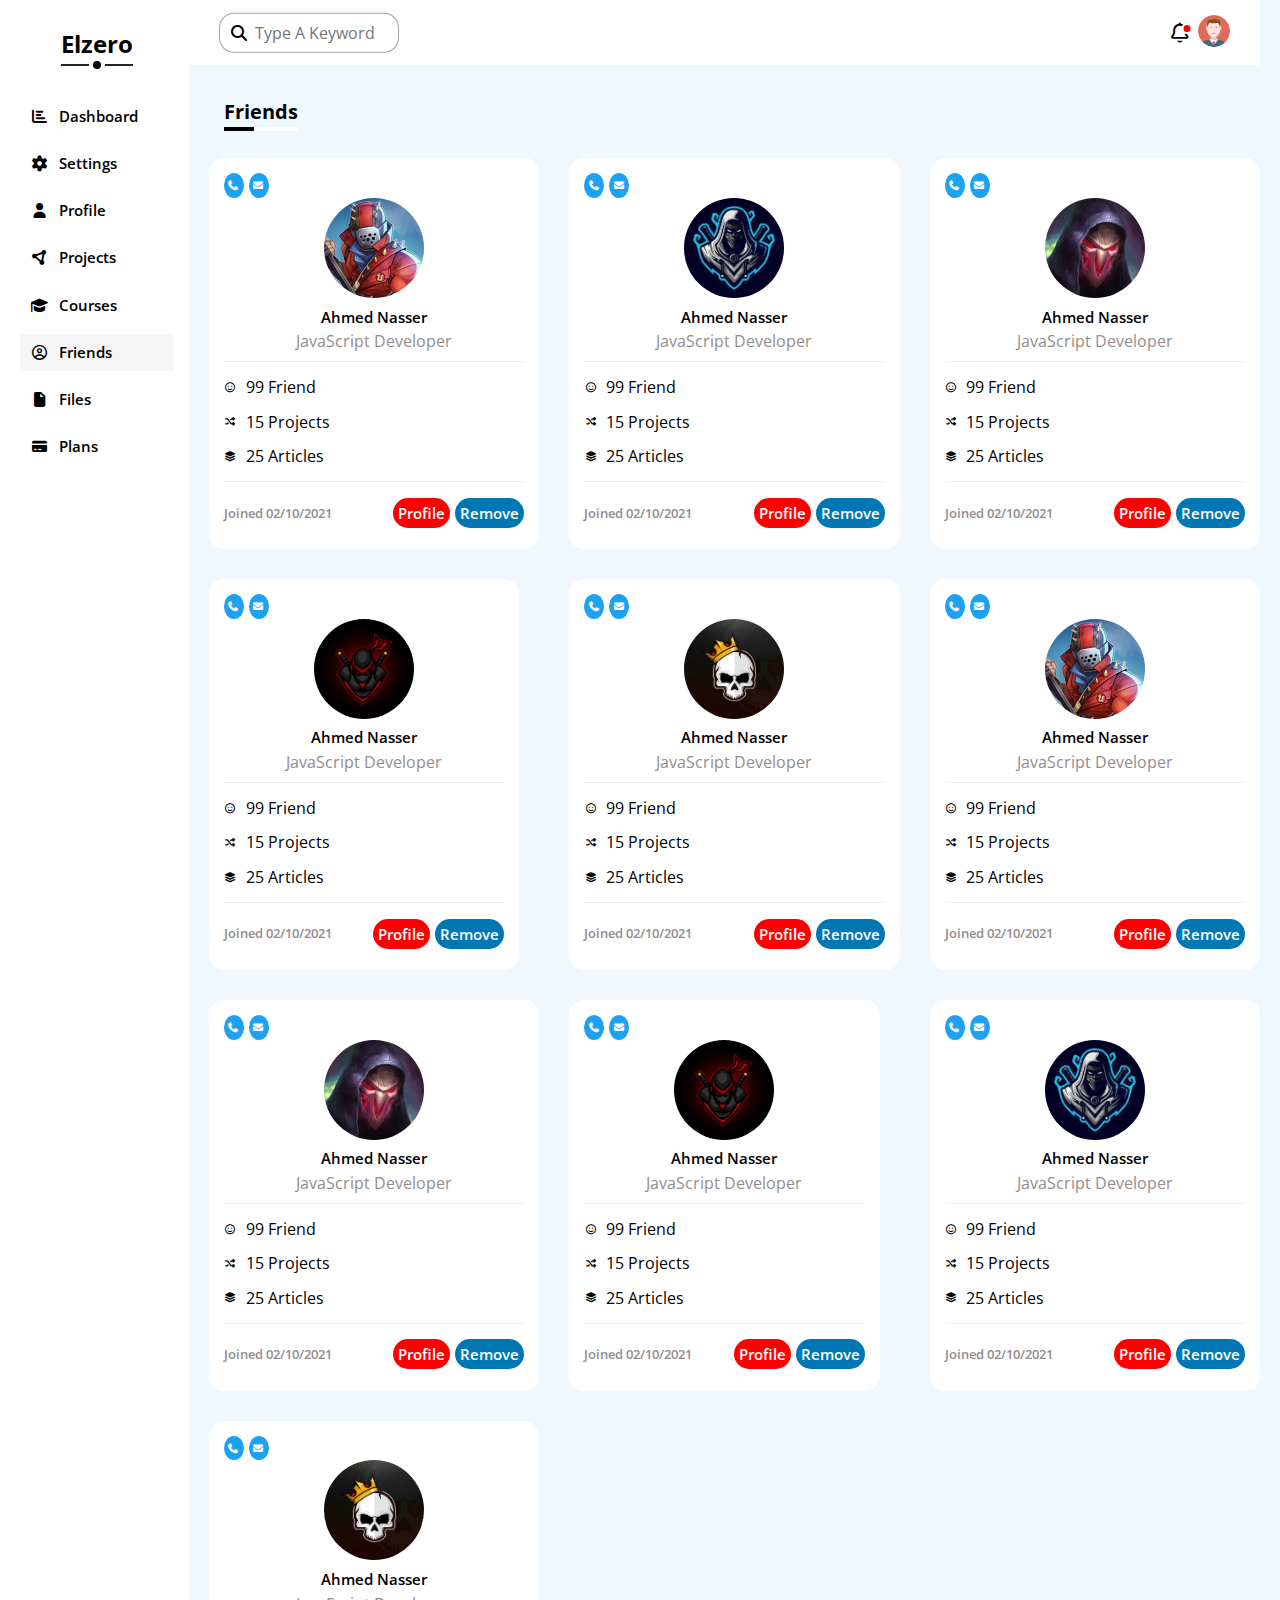
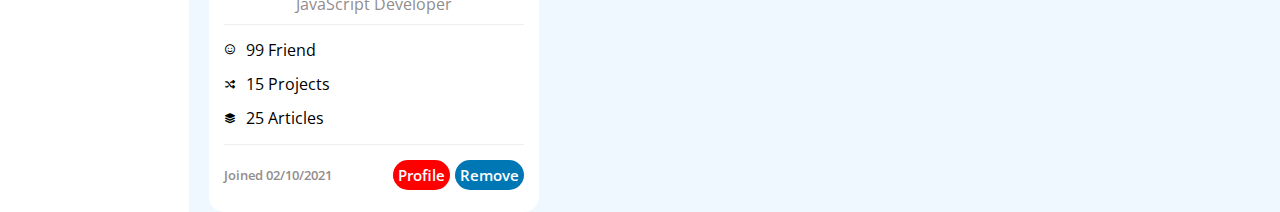
<file: Friends.html>
<!DOCTYPE html>
<html lang="en">
<head>
    <meta charset="UTF-8">
    <meta name="viewport" content="width=device-width, initial-scale=1.0">
    <link rel="preconnect" href="https://fonts.googleapis.com">
   <link rel="preconnect" href="https://fonts.googleapis.com">
   <link rel="preconnect" href="https://fonts.gstatic.com" crossorigin>
    <link href="https://fonts.googleapis.com/css2?family=Cairo:slnt,wght@-11..11,200..1000&family=Jomhuria&family=Open+Sans:ital,wght@0,300..800;1,300..800&family=Poppins:ital,wght@0,100;0,200;0,300;0,400;0,500;0,600;0,700;0,800;0,900;1,100;1,200;1,300;1,400;1,500;1,600;1,700;1,800;1,900&family=Work+Sans:ital,wght@0,100..900;1,100..900&display=swap" rel="stylesheet">
    <link rel="stylesheet" href="https://cdnjs.cloudflare.com/ajax/libs/font-awesome/6.6.0/css/all.min.css">
    <link rel="stylesheet" href="css/all.min.css">
    <link rel="stylesheet" href="css/normalize.css">
    <link rel="stylesheet" href="css/pronjct.css">
    <link rel="stylesheet" href="css/farmwork.css">

    <title>Document 🧩</title>
</head>
<body>
    <div class="grid-area-Friends">
        <header class="p-15 bw">
            <div class="continer">
                <form>
                    <i class="fa-solid fa-magnifying-glass tcenter"></i>
                    <input type="text" placeholder="Type A Keyword" class="p-10 tcenter br-10px pl-35px">
                </form>
                <div class="red">
                    <i class="fa-regular fa-bell center" style="color: #000000;"></i>
                    <img src="imges/avatar.png" alt="" class="br-50 wm">
                </div>
            </div>
        </header>
        <nav class="p-15">
            <h2 class="sm">Friends</h2>
        </nav>
        <aside class=" bw">
            <div class="continer">
                 <h2>Elzero</h2>
                 <div class="link ss">
                    <a href="index.html"><i class="fa-solid fa-chart-bar"></i><span>Dashboard</span></a>
                    <a href="Settings.html"><i class="fa-solid fa-gear"></i><span>Settings</span></a>
                    <a href="Profile.html"><i class="fa-solid fa-user"></i><span>Profile</span></a>
                    <a href="Projects.html"><i class="fa-solid fa-circle-nodes"></i><span>Projects</span></a>
                    <a href="Courses.html"><i class="fa-solid fa-graduation-cap"></i><span>Courses</span></a>
                    <a href="Friends.html" class="c-c"><i class="fa-regular fa-circle-user"></i><span>Friends</span></a>
                    <a href="Files.html"><i class="fa-solid fa-file"></i><span>Files</span></a>
                    <a href="Plans.html"><i class="fa-solid fa-credit-card"></i><span>Plans</span></a>
                 </div>
            </div>
        </aside>
        <div class="grid">
          <section class=" box-Friend1 br-10px p-15 bw">
            <div class="i">
                    <a href=""><i class="fa-solid fa-phone fa-2xs" style="color: #f5f5f7;"></i></a>
                    <a href=""><i class="fa-solid fa-envelope fa-2xs" style="color: #ffffff;"></i></a>
             </div>
             <div class="img cinter border-btoom">
                  <img src="imges/friend-01.jpg" alt="" class="br-50 w">
                  <div class="lin">
                     <h2 class="ss">Ahmed Nasser</h2>
                     <p class="p">JavaScript Developer</p>
                  </div>
             </div>
             <div class="Articles border-btoom">
                   <p><i class="fa-regular fa-face-smile fa-2xs"></i><span class="ml-5"> 99 Friend</span></p>
                   <p><i class="fa-solid fa-shuffle fa-2xs"></i><span class="ml-5"> 15 Projects</span></p>
                   <p><i class="fa-solid fa-layer-group fa-2xs"></i><span class="ml-5"> 25 Articles</span></p>
             </div>
             <div class="box-news p-t">
                <p class="p p-Items">Joined 02/10/2021</p>
                <div class="box-news Remove">
                        <a href="#" class="ss"><span class="p-5 br-10px i-l re c-w">Profile</span></a>
                        <a href="#" class="ss"><span class="p-5 br-10px i-l ml-5 c-w">Remove</span></a>
                </div>
             </div>
          </section>
          <section class=" box-Friend2 br-10px p-15 bw">
                   <div class="i">
                    <a href=""><i class="fa-solid fa-phone fa-2xs" style="color: #f5f5f7;"></i></a>
                    <a href=""><i class="fa-solid fa-envelope fa-2xs" style="color: #ffffff;"></i></a>
             </div>
             <div class="img cinter border-btoom">
                  <img src="imges/friend-02.jpg" alt="" class="br-50 w">
                  <div class="lin">
                     <h2 class="ss">Ahmed Nasser</h2>
                     <p class="p">JavaScript Developer</p>
                  </div>
             </div>
             <div class="Articles border-btoom">
                   <p><i class="fa-regular fa-face-smile fa-2xs"></i><span class="ml-5"> 99 Friend</span></p>
                   <p><i class="fa-solid fa-shuffle fa-2xs"></i><span class="ml-5"> 15 Projects</span></p>
                   <p><i class="fa-solid fa-layer-group fa-2xs"></i><span class="ml-5"> 25 Articles</span></p>
             </div>
             <div class="box-news p-t">
                <p class="p p-Items">Joined 02/10/2021</p>
                <div class="box-news Remove">
                        <a href="#" class="ss"><span class="p-5 br-10px i-l re c-w">Profile</span></a>
                        <a href="#" class="ss"><span class="p-5 br-10px i-l ml-5 c-w">Remove</span></a>
                </div>
             </div>
          </section>
          <section class=" box-Friend3 br-10px p-15 bw">
                    <div class="i">
                    <a href=""><i class="fa-solid fa-phone fa-2xs" style="color: #f5f5f7;"></i></a>
                    <a href=""><i class="fa-solid fa-envelope fa-2xs" style="color: #ffffff;"></i></a>
             </div>
             <div class="img cinter border-btoom">
                  <img src="imges/friend-03.jpg" alt="" class="br-50 w">
                  <div class="lin">
                     <h2 class="ss">Ahmed Nasser</h2>
                     <p class="p">JavaScript Developer</p>
                  </div>
             </div>
             <div class="Articles border-btoom">
                   <p><i class="fa-regular fa-face-smile fa-2xs"></i><span class="ml-5"> 99 Friend</span></p>
                   <p><i class="fa-solid fa-shuffle fa-2xs"></i><span class="ml-5"> 15 Projects</span></p>
                   <p><i class="fa-solid fa-layer-group fa-2xs"></i><span class="ml-5"> 25 Articles</span></p>
             </div>
             <div class="box-news p-t">
                <p class="p p-Items">Joined 02/10/2021</p>
                <div class="box-news Remove">
                        <a href="#" class="ss"><span class="p-5 br-10px i-l re c-w">Profile</span></a>
                        <a href="#" class="ss"><span class="p-5 br-10px i-l ml-5 c-w">Remove</span></a>
                </div>
             </div>
          </section>
          <section class=" box-Friend4 br-10px p-15 bw mr-20">
                 <div class="i">
                    <a href=""><i class="fa-solid fa-phone fa-2xs" style="color: #f5f5f7;"></i></a>
                    <a href=""><i class="fa-solid fa-envelope fa-2xs" style="color: #ffffff;"></i></a>
             </div>
             <div class="img cinter border-btoom">
                  <img src="imges/friend-04.jpg" alt="" class="br-50 w">
                  <div class="lin">
                     <h2 class="ss">Ahmed Nasser</h2>
                     <p class="p">JavaScript Developer</p>
                  </div>
             </div>
             <div class="Articles border-btoom">
                   <p><i class="fa-regular fa-face-smile fa-2xs"></i><span class="ml-5"> 99 Friend</span></p>
                   <p><i class="fa-solid fa-shuffle fa-2xs"></i><span class="ml-5"> 15 Projects</span></p>
                   <p><i class="fa-solid fa-layer-group fa-2xs"></i><span class="ml-5"> 25 Articles</span></p>
             </div>
             <div class="box-news p-t">
                <p class="p p-Items">Joined 02/10/2021</p>
                <div class="box-news Remove">
                        <a href="#" class="ss"><span class="p-5 br-10px i-l re c-w">Profile</span></a>
                        <a href="#" class="ss"><span class="p-5 br-10px i-l ml-5 c-w">Remove</span></a>
                </div>
             </div>
          </section>
          <section class=" box-Friend5 br-10px p-15 bw ">
                   <div class="i">
                    <a href=""><i class="fa-solid fa-phone fa-2xs" style="color: #f5f5f7;"></i></a>
                    <a href=""><i class="fa-solid fa-envelope fa-2xs" style="color: #ffffff;"></i></a>
             </div>
             <div class="img cinter border-btoom">
                  <img src="imges/friend-05.jpg" alt="" class="br-50 w">
                  <div class="lin">
                     <h2 class="ss">Ahmed Nasser</h2>
                     <p class="p">JavaScript Developer</p>
                  </div>
             </div>
             <div class="Articles border-btoom">
                   <p><i class="fa-regular fa-face-smile fa-2xs"></i><span class="ml-5"> 99 Friend</span></p>
                   <p><i class="fa-solid fa-shuffle fa-2xs"></i><span class="ml-5"> 15 Projects</span></p>
                   <p><i class="fa-solid fa-layer-group fa-2xs"></i><span class="ml-5"> 25 Articles</span></p>
             </div>
             <div class="box-news p-t">
                <p class="p p-Items">Joined 02/10/2021</p>
                <div class="box-news Remove">
                        <a href="#" class="ss"><span class="p-5 br-10px i-l re c-w">Profile</span></a>
                        <a href="#" class="ss"><span class="p-5 br-10px i-l ml-5 c-w">Remove</span></a>
                </div>
             </div>
          </section>
          <section class=" box-Friend6 br-10px p-15 bw">
             <div class="i">
                    <a href=""><i class="fa-solid fa-phone fa-2xs" style="color: #f5f5f7;"></i></a>
                    <a href=""><i class="fa-solid fa-envelope fa-2xs" style="color: #ffffff;"></i></a>
             </div>
             <div class="img cinter border-btoom">
                  <img src="imges/friend-01.jpg" alt="" class="br-50 w">
                  <div class="lin">
                     <h2 class="ss">Ahmed Nasser</h2>
                     <p class="p">JavaScript Developer</p>
                  </div>
             </div>
             <div class="Articles border-btoom">
                   <p><i class="fa-regular fa-face-smile fa-2xs"></i><span class="ml-5"> 99 Friend</span></p>
                   <p><i class="fa-solid fa-shuffle fa-2xs"></i><span class="ml-5"> 15 Projects</span></p>
                   <p><i class="fa-solid fa-layer-group fa-2xs"></i><span class="ml-5"> 25 Articles</span></p>
             </div>
             <div class="box-news p-t">
                <p class="p p-Items">Joined 02/10/2021</p>
                <div class="box-news Remove">
                        <a href="#" class="ss"><span class="p-5 br-10px i-l re c-w">Profile</span></a>
                        <a href="#" class="ss"><span class="p-5 br-10px i-l ml-5 c-w">Remove</span></a>
                </div>
             </div>
          </section>
          <section class=" box-Friend7 br-10px p-15 bw">
             <div class="i">
                    <a href=""><i class="fa-solid fa-phone fa-2xs" style="color: #f5f5f7;"></i></a>
                    <a href=""><i class="fa-solid fa-envelope fa-2xs" style="color: #ffffff;"></i></a>
             </div>
             <div class="img cinter border-btoom">
                  <img src="imges/friend-03.jpg" alt="" class="br-50 w">
                  <div class="lin">
                     <h2 class="ss">Ahmed Nasser</h2>
                     <p class="p">JavaScript Developer</p>
                  </div>
             </div>
             <div class="Articles border-btoom">
                   <p><i class="fa-regular fa-face-smile fa-2xs"></i><span class="ml-5"> 99 Friend</span></p>
                   <p><i class="fa-solid fa-shuffle fa-2xs"></i><span class="ml-5"> 15 Projects</span></p>
                   <p><i class="fa-solid fa-layer-group fa-2xs"></i><span class="ml-5"> 25 Articles</span></p>
             </div>
             <div class="box-news p-t">
                <p class="p p-Items">Joined 02/10/2021</p>
                <div class="box-news Remove">
                        <a href="#" class="ss"><span class="p-5 br-10px i-l re c-w">Profile</span></a>
                        <a href="#" class="ss"><span class="p-5 br-10px i-l ml-5 c-w">Remove</span></a>
                </div>
             </div>
          </section>
          <section class=" box-Friend8 br-10px p-15 bw mr-20">
             <div class="i">
                    <a href=""><i class="fa-solid fa-phone fa-2xs" style="color: #f5f5f7;"></i></a>
                    <a href=""><i class="fa-solid fa-envelope fa-2xs" style="color: #ffffff;"></i></a>
             </div>
             <div class="img cinter border-btoom">
                  <img src="imges/friend-04.jpg" alt="" class="br-50 w">
                  <div class="lin">
                     <h2 class="ss">Ahmed Nasser</h2>
                     <p class="p">JavaScript Developer</p>
                  </div>
             </div>
             <div class="Articles border-btoom">
                   <p><i class="fa-regular fa-face-smile fa-2xs"></i><span class="ml-5"> 99 Friend</span></p>
                   <p><i class="fa-solid fa-shuffle fa-2xs"></i><span class="ml-5"> 15 Projects</span></p>
                   <p><i class="fa-solid fa-layer-group fa-2xs"></i><span class="ml-5"> 25 Articles</span></p>
             </div>
             <div class="box-news p-t">
                <p class="p p-Items">Joined 02/10/2021</p>
                <div class="box-news Remove">
                        <a href="#" class="ss"><span class="p-5 br-10px i-l re c-w">Profile</span></a>
                        <a href="#" class="ss"><span class="p-5 br-10px i-l ml-5 c-w">Remove</span></a>
                </div>
             </div>
          </section>
          <section class=" box-Friend9 br-10px p-15 bw">
             <div class="i">
                    <a href=""><i class="fa-solid fa-phone fa-2xs" style="color: #f5f5f7;"></i></a>
                    <a href=""><i class="fa-solid fa-envelope fa-2xs" style="color: #ffffff;"></i></a>
             </div>
             <div class="img cinter border-btoom">
                  <img src="imges/friend-02.jpg" alt="" class="br-50 w">
                  <div class="lin">
                     <h2 class="ss">Ahmed Nasser</h2>
                     <p class="p">JavaScript Developer</p>
                  </div>
             </div>
             <div class="Articles border-btoom">
                   <p><i class="fa-regular fa-face-smile fa-2xs"></i><span class="ml-5"> 99 Friend</span></p>
                   <p><i class="fa-solid fa-shuffle fa-2xs"></i><span class="ml-5"> 15 Projects</span></p>
                   <p><i class="fa-solid fa-layer-group fa-2xs"></i><span class="ml-5"> 25 Articles</span></p>
             </div>
             <div class="box-news p-t">
                <p class="p p-Items">Joined 02/10/2021</p>
                <div class="box-news Remove">
                        <a href="#" class="ss"><span class="p-5 br-10px i-l re c-w">Profile</span></a>
                        <a href="#" class="ss"><span class="p-5 br-10px i-l ml-5 c-w">Remove</span></a>
                </div>
             </div>
          </section>
          <section class=" box-Friend10 br-10px p-15 bw">
             <div class="i">
                    <a href=""><i class="fa-solid fa-phone fa-2xs" style="color: #f5f5f7;"></i></a>
                    <a href=""><i class="fa-solid fa-envelope fa-2xs" style="color: #ffffff;"></i></a>
             </div>
             <div class="img cinter border-btoom">
                  <img src="imges/friend-05.jpg" alt="" class="br-50 w">
                  <div class="lin">
                     <h2 class="ss">Ahmed Nasser</h2>
                     <p class="p">JavaScript Developer</p>
                  </div>
             </div>
             <div class="Articles border-btoom">
                   <p><i class="fa-regular fa-face-smile fa-2xs"></i><span class="ml-5"> 99 Friend</span></p>
                   <p><i class="fa-solid fa-shuffle fa-2xs"></i><span class="ml-5"> 15 Projects</span></p>
                   <p><i class="fa-solid fa-layer-group fa-2xs"></i><span class="ml-5"> 25 Articles</span></p>
             </div>
             <div class="box-news p-t">
                <p class="p p-Items">Joined 02/10/2021</p>
                <div class="box-news Remove">
                        <a href="#" class="ss"><span class="p-5 br-10px i-l re c-w">Profile</span></a>
                        <a href="#" class="ss"><span class="p-5 br-10px i-l ml-5 c-w">Remove</span></a>
                </div>
             </div>
          </section>
          </div>
    </div>
</body>
</file>
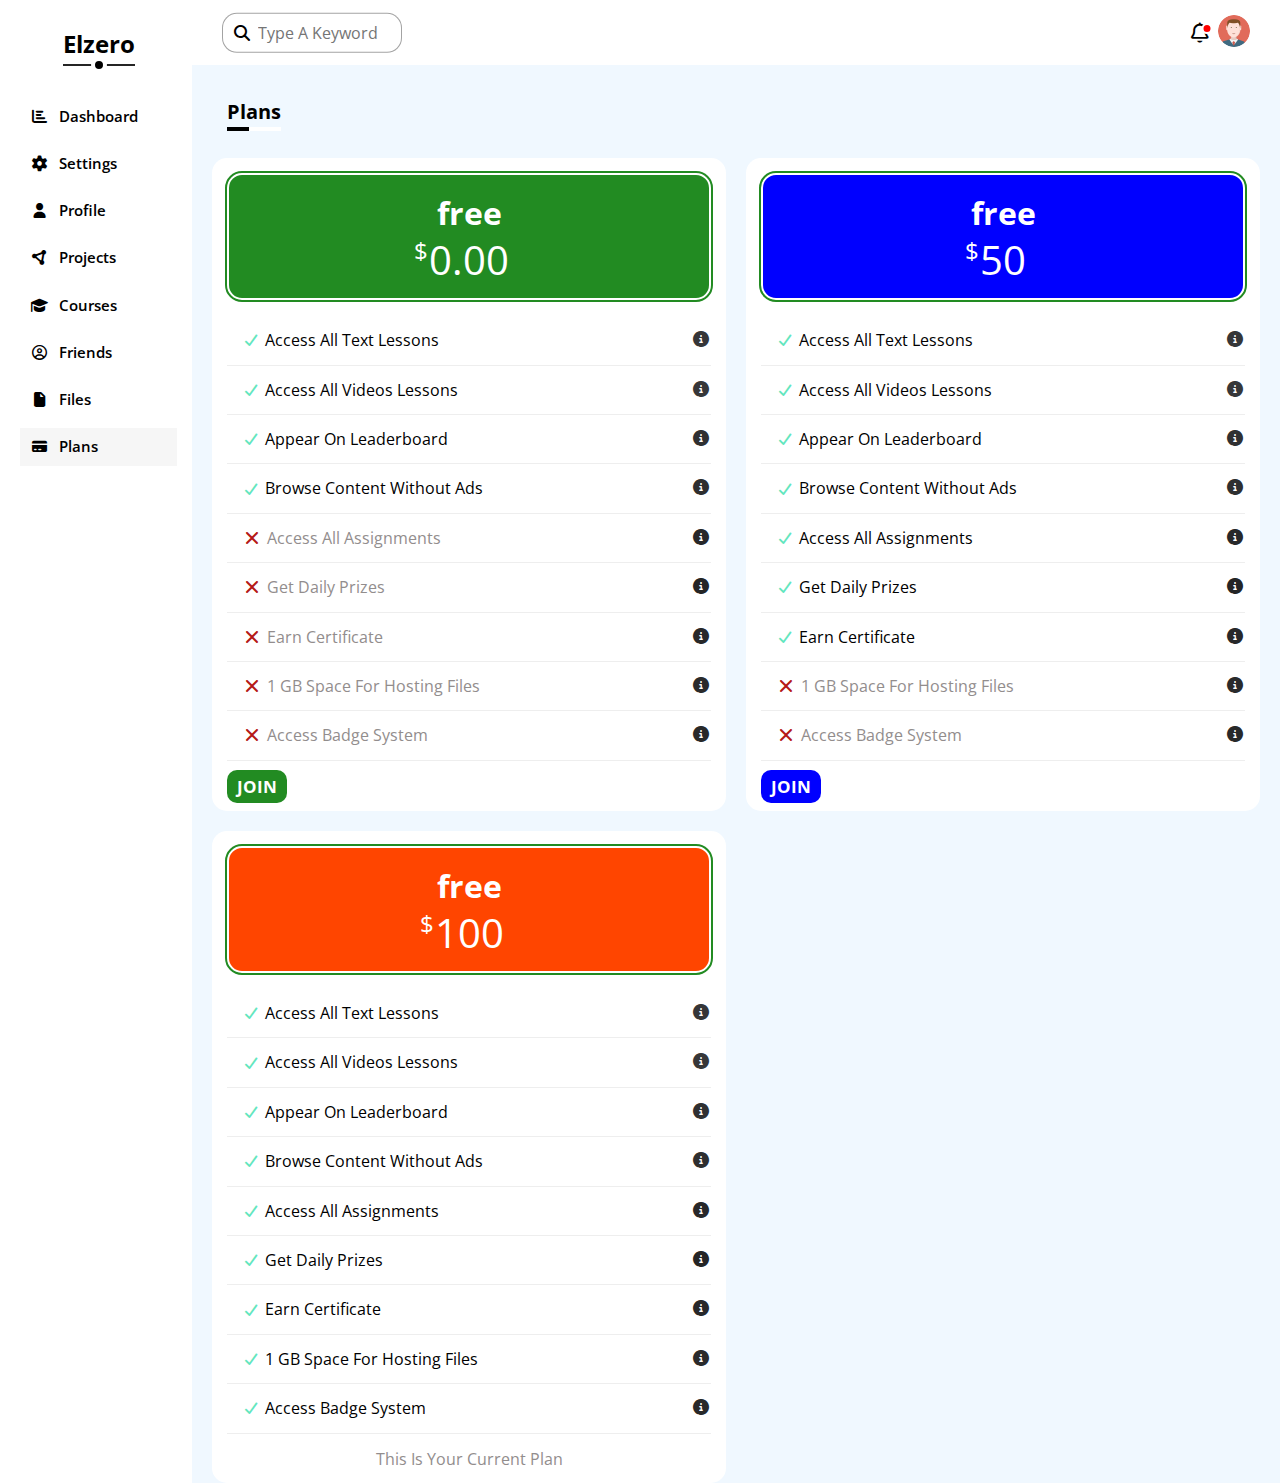
<file: Plans.html>
<!DOCTYPE html>
<html lang="en">
<head>
    <meta charset="UTF-8">
    <meta name="viewport" content="width=device-width, initial-scale=1.0">
    <link rel="preconnect" href="https://fonts.googleapis.com">
   <link rel="preconnect" href="https://fonts.googleapis.com">
   <link rel="preconnect" href="https://fonts.gstatic.com" crossorigin>
    <link href="https://fonts.googleapis.com/css2?family=Cairo:slnt,wght@-11..11,200..1000&family=Jomhuria&family=Open+Sans:ital,wght@0,300..800;1,300..800&family=Poppins:ital,wght@0,100;0,200;0,300;0,400;0,500;0,600;0,700;0,800;0,900;1,100;1,200;1,300;1,400;1,500;1,600;1,700;1,800;1,900&family=Work+Sans:ital,wght@0,100..900;1,100..900&display=swap" rel="stylesheet">
    <link rel="stylesheet" href="https://cdnjs.cloudflare.com/ajax/libs/font-awesome/6.6.0/css/all.min.css">
    <link rel="stylesheet" href="css/all.min.css">
    <link rel="stylesheet" href="css/normalize.css">
    <link rel="stylesheet" href="css/pronjct.css">
    <link rel="stylesheet" href="css/farmwork.css">
      <title>Plans</title>
</head>
<body>
    <div class="grid-area-Plans">
        <header class="p-15 bw">
            <div class="continer">
                <form>
                    <i class="fa-solid fa-magnifying-glass tcenter"></i>
                    <input type="text" placeholder="Type A Keyword" class="p-10 tcenter br-10px pl-35px">
                </form>
                <div class="red">
                    <i class="fa-regular fa-bell center" style="color: #000000;"></i>
                    <img src="imges/avatar.png" alt="" class="br-50 wm">
                </div>
            </div>
        </header>
        <nav class="p-15">
            <h2 class="sm">Plans</h2>
        </nav>
        <aside class=" bw">
            <div class="continer">
                 <h2>Elzero</h2>
                 <div class="link ss">
                    <a href="index.html"><i class="fa-solid fa-chart-bar"></i><span>Dashboard</span></a>
                    <a href="Settings.html"><i class="fa-solid fa-gear"></i><span>Settings</span></a>
                    <a href="Profile.html"><i class="fa-solid fa-user"></i><span>Profile</span></a>
                    <a href="Projects.html"><i class="fa-solid fa-circle-nodes"></i><span>Projects</span></a>
                    <a href="Courses.html"><i class="fa-solid fa-graduation-cap"></i><span>Courses</span></a>
                    <a href="Friends.html"><i class="fa-regular fa-circle-user"></i><span>Friends</span></a>
                    <a href="Files.html"><i class="fa-solid fa-file"></i><span>Files</span></a>
                    <a href="Plans.html" class="c-c"><i class="fa-solid fa-credit-card"></i><span>Plans</span></a>
                 </div>
            </div>
        </aside>
        <section class="free bw br-10px p-15">
            <div class="hrder-plan br-10px">
                <h1>free</h1>
                <p><span>$</span>0.00</p>
            </div>
            <ul>
                <li class="p-15 border-btoom"><i class="fa-solid fa-check fa-sm" style="color: #63E6BE;"></i><span>Access All Text Lessons</span><i class="fa-solid fa-circle-info" style="color: #353638;"></i></li>
                <li class="p-15 border-btoom"><i class="fa-solid fa-check fa-sm" style="color: #63E6BE;"></i><span>Access All Videos Lessons</span><i class="fa-solid fa-circle-info" style="color: #363739;"></i></li>
                <li class="p-15 border-btoom"><i class="fa-solid fa-check fa-sm" style="color: #63E6BE;"></i><span>Appear On Leaderboard</span><i class="fa-solid fa-circle-info" style="color: #2f3032;"></i></li>
                <li class="p-15 border-btoom"><i class="fa-solid fa-check fa-sm" style="color: #63E6BE;"></i><span>Browse Content Without Ads</span><i class="fa-solid fa-circle-info" style="color: #2e2f30;"></i></li>
                <li class="p-15 p border-btoom"><i class="fa-solid fa-xmark" style="color: #b51717;"></i><span>Access All Assignments</span><i class="fa-solid fa-circle-info" style="color: #27282a;"></i></li>
                <li class="p-15 p border-btoom"><i class="fa-solid fa-xmark" style="color: #b51717;"></i><span>Get Daily Prizes</span><i class="fa-solid fa-circle-info" style="color: #242526;"></i></li>
                <li class="p-15 p border-btoom"><i class="fa-solid fa-xmark" style="color: #b51717;"></i><span>Earn Certificate</span><i class="fa-solid fa-circle-info" style="color: #27282a;"></i></li>
                <li class="p-15 p border-btoom"><i class="fa-solid fa-xmark" style="color: #b51717;"></i><span>1 GB Space For Hosting Files</span><i class="fa-solid fa-circle-info" style="color: #2a2b2c;"></i></li>
                <li class="p-15 p border-btoom"><i class="fa-solid fa-xmark" style="color: #b51717;"></i><span>Access Badge System</span><i class="fa-solid fa-circle-info" style="color: #28292a;"></i></li>
            </ul>
            <a href="#"><span>join</span></a>
        </section>
        <section class="Basic bw br-10px p-15 mr-20">
            <div class="hrder-plan br-10px">
                <h1>free</h1>
                <p><span>$</span>50</p>
            </div>
            <ul>
                <li class="p-15 border-btoom"><i class="fa-solid fa-check fa-sm" style="color: #63E6BE;"></i><span>Access All Text Lessons</span><i class="fa-solid fa-circle-info" style="color: #353638;"></i></li>
                <li class="p-15 border-btoom"><i class="fa-solid fa-check fa-sm" style="color: #63E6BE;"></i><span>Access All Videos Lessons</span><i class="fa-solid fa-circle-info" style="color: #363739;"></i></li>
                <li class="p-15 border-btoom"><i class="fa-solid fa-check fa-sm" style="color: #63E6BE;"></i><span>Appear On Leaderboard</span><i class="fa-solid fa-circle-info" style="color: #2f3032;"></i></li>
                <li class="p-15 border-btoom"><i class="fa-solid fa-check fa-sm" style="color: #63E6BE;"></i><span>Browse Content Without Ads</span><i class="fa-solid fa-circle-info" style="color: #2e2f30;"></i></li>
                <li class="p-15  border-btoom"><i class="fa-solid fa-check fa-sm" style="color: #63E6BE;"></i><span>Access All Assignments</span><i class="fa-solid fa-circle-info" style="color: #27282a;"></i></li>
                <li class="p-15  border-btoom"><i class="fa-solid fa-check fa-sm" style="color: #63E6BE;"></i><span>Get Daily Prizes</span><i class="fa-solid fa-circle-info" style="color: #242526;"></i></li>
                <li class="p-15  border-btoom"><i class="fa-solid fa-check fa-sm" style="color: #63E6BE;"></i><span>Earn Certificate</span><i class="fa-solid fa-circle-info" style="color: #27282a;"></i></li>
                <li class="p-15 p border-btoom"><i class="fa-solid fa-xmark" style="color: #b51717;"></i><span>1 GB Space For Hosting Files</span><i class="fa-solid fa-circle-info" style="color: #2a2b2c;"></i></li>
                <li class="p-15 p border-btoom"><i class="fa-solid fa-xmark" style="color: #b51717;"></i><span>Access Badge System</span><i class="fa-solid fa-circle-info" style="color: #28292a;"></i></li>
            </ul>
            <a href="#"><span>join</span></a>
        </section>
        <section class="Premium bw br-10px p-15">
            <div class="hrder-plan br-10px">
                <h1>free</h1>
                <p><span>$</span>100</p>
            </div>
            <ul>
                <li class="p-15 border-btoom"><i class="fa-solid fa-check fa-sm" style="color: #63E6BE;"></i><span>Access All Text Lessons</span><i class="fa-solid fa-circle-info" style="color: #353638;"></i></li>
                <li class="p-15 border-btoom"><i class="fa-solid fa-check fa-sm" style="color: #63E6BE;"></i><span>Access All Videos Lessons</span><i class="fa-solid fa-circle-info" style="color: #363739;"></i></li>
                <li class="p-15 border-btoom"><i class="fa-solid fa-check fa-sm" style="color: #63E6BE;"></i><span>Appear On Leaderboard</span><i class="fa-solid fa-circle-info" style="color: #2f3032;"></i></li>
                <li class="p-15 border-btoom"><i class="fa-solid fa-check fa-sm" style="color: #63E6BE;"></i><span>Browse Content Without Ads</span><i class="fa-solid fa-circle-info" style="color: #2e2f30;"></i></li>
                <li class="p-15  border-btoom"><i class="fa-solid fa-check fa-sm" style="color: #63E6BE;"></i><span>Access All Assignments</span><i class="fa-solid fa-circle-info" style="color: #27282a;"></i></li>
                <li class="p-15  border-btoom"><i class="fa-solid fa-check fa-sm" style="color: #63E6BE;"></i><span>Get Daily Prizes</span><i class="fa-solid fa-circle-info" style="color: #242526;"></i></li>
                <li class="p-15  border-btoom"><i class="fa-solid fa-check fa-sm" style="color: #63E6BE;"></i><span>Earn Certificate</span><i class="fa-solid fa-circle-info" style="color: #27282a;"></i></li>
                <li class="p-15  border-btoom"><i class="fa-solid fa-check fa-sm" style="color: #63E6BE;"></i><span>1 GB Space For Hosting Files</span><i class="fa-solid fa-circle-info" style="color: #2a2b2c;"></i></li>
                <li class="p-15  border-btoom"><i class="fa-solid fa-check fa-sm" style="color: #63E6BE;"></i><span>Access Badge System</span><i class="fa-solid fa-circle-info" style="color: #28292a;"></i></li>
            </ul>
            <p class="p">This Is Your Current Plan</p>
        </section>
    </div>
</body>
</file>
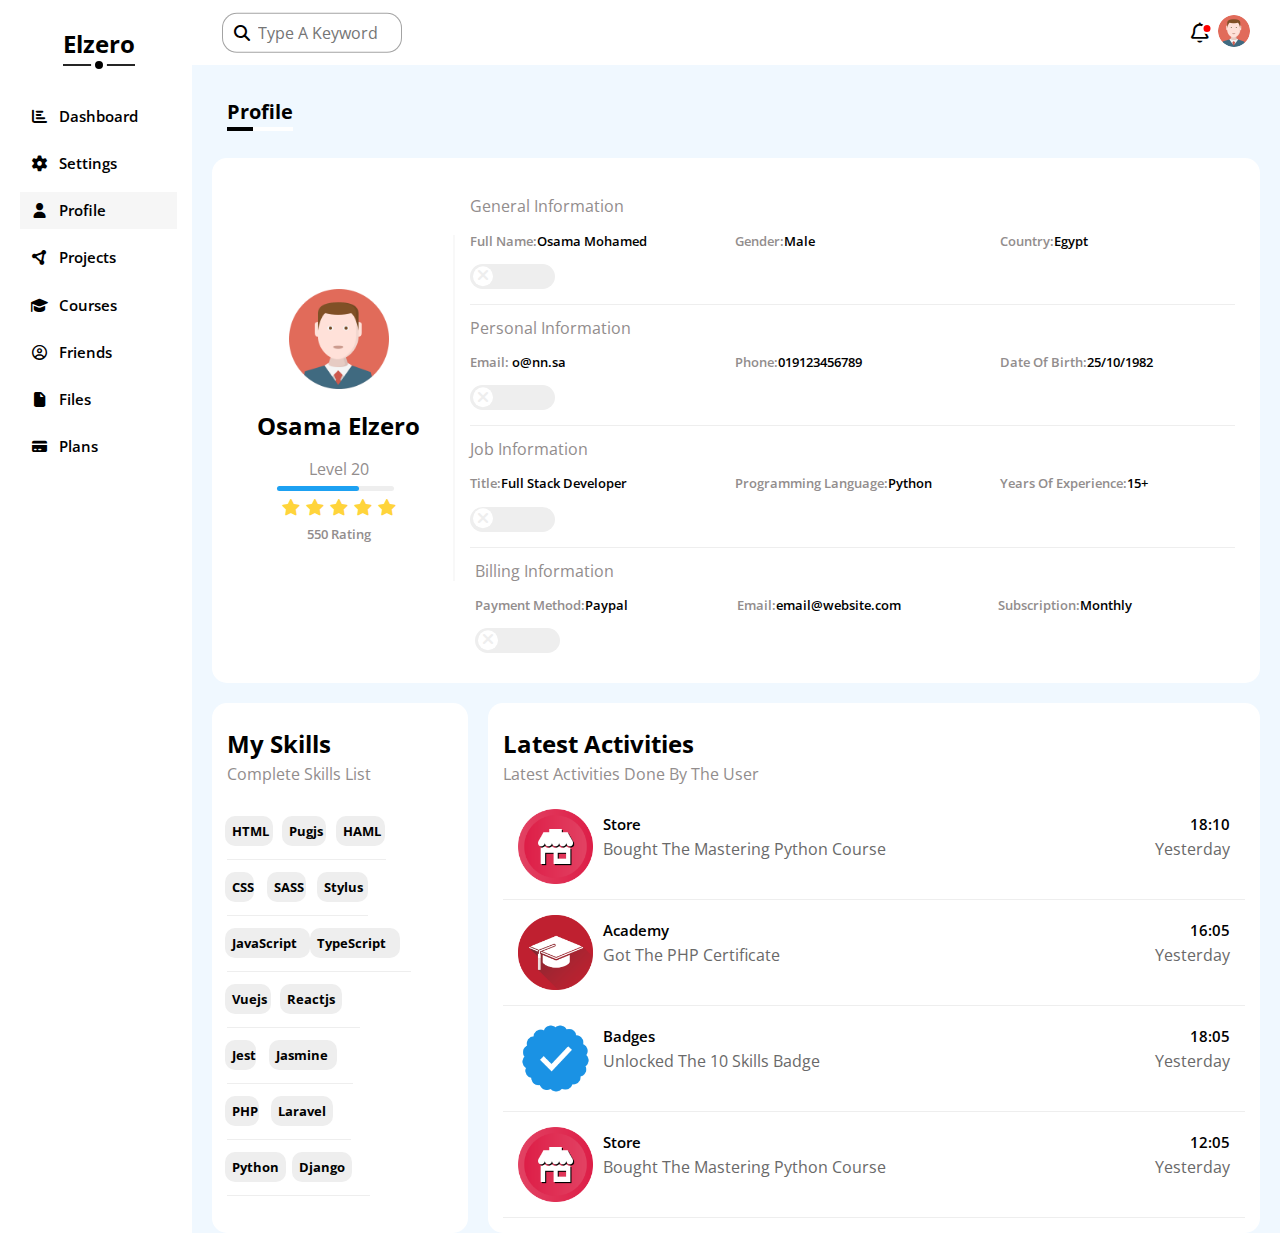
<file: Profile.html>
<!DOCTYPE html>
<html lang="en">
<head>
    <meta charset="UTF-8">
    <meta name="viewport" content="width=device-width, initial-scale=1.0">
    <link rel="preconnect" href="https://fonts.googleapis.com">
   <link rel="preconnect" href="https://fonts.googleapis.com">
   <link rel="preconnect" href="https://fonts.gstatic.com" crossorigin>
    <link href="https://fonts.googleapis.com/css2?family=Cairo:slnt,wght@-11..11,200..1000&family=Jomhuria&family=Open+Sans:ital,wght@0,300..800;1,300..800&family=Poppins:ital,wght@0,100;0,200;0,300;0,400;0,500;0,600;0,700;0,800;0,900;1,100;1,200;1,300;1,400;1,500;1,600;1,700;1,800;1,900&family=Work+Sans:ital,wght@0,100..900;1,100..900&display=swap" rel="stylesheet">
    <link rel="stylesheet" href="https://cdnjs.cloudflare.com/ajax/libs/font-awesome/6.6.0/css/all.min.css">
    <link rel="stylesheet" href="css/all.min.css">
    <link rel="stylesheet" href="css/normalize.css">
    <link rel="stylesheet" href="css/pronjct.css">
    <link rel="stylesheet" href="css/farmwork.css">

    <title>Document 🧩 </title>
</head>
<body>
    <div class="grid-area-Profile">
        <header class="p-15 bw">
            <div class="continer">
                <form>
                    <i class="fa-solid fa-magnifying-glass tcenter"></i>
                    <input type="text" placeholder="Type A Keyword" class="p-10 tcenter br-10px pl-35px">
                </form>
                <div class="red">
                    <i class="fa-regular fa-bell center" style="color: #000000;"></i>
                    <img src="imges/avatar.png" alt="" class="br-50 wm">
                </div>
            </div>
        </header>
        <nav class="p-15">
            <h2 class="sm">Profile</h2>
        </nav>
        <aside class=" bw">
            <div class="continer">
                 <h2>Elzero</h2>
                 <div class="link ss">
                    <a href="index.html"><i class="fa-solid fa-chart-bar"></i><span>Dashboard</span></a>
                    <a href="Settings.html"><i class="fa-solid fa-gear"></i><span>Settings</span></a>
                    <a href="Profile.html" class="c-c"><i class="fa-solid fa-user"></i><span>Profile</span></a>
                    <a href="Projects.html"><i class="fa-solid fa-circle-nodes"></i><span>Projects</span></a>
                    <a href="Courses.html"><i class="fa-solid fa-graduation-cap"></i><span>Courses</span></a>
                    <a href="Friends.html"><i class="fa-regular fa-circle-user"></i><span>Friends</span></a>
                    <a href="Files.html"><i class="fa-solid fa-file"></i><span>Files</span></a>
                    <a href="Plans.html"><i class="fa-solid fa-credit-card"></i><span>Plans</span></a>
                 </div>
            </div>
        </aside>
        <section class="Personal br-10px bw p-15 mr-20">
             <div class="General part-box">
                <div class="livel">
                    <img src="imges/avatar (1).png" alt="">
                    <h2 class="h">Osama Elzero</h2>
                    <p class="p">Level 20</p>
                    <span></span>
                    <div>
                        <i class="fa-solid fa-star" style="color: #FFD43B;"></i>
                        <i class="fa-solid fa-star" style="color: #FFD43B;"></i>
                        <i class="fa-solid fa-star" style="color: #FFD43B;"></i>
                        <i class="fa-solid fa-star" style="color: #FFD43B;"></i>
                        <i class="fa-solid fa-star" style="color: #FFD43B;"></i>
                    </div>
                    <p class="p-Items p">550 Rating</p>
                </div>
                <div class="Information p-10">
                    <div class="Billing border-btoom ">
                        <p class="p">General Information</p>
                        <div class="full">
                            <p class="p-Items"><span class="p">Full Name:</span>Osama Mohamed</p>
                            <p class="p-Items"><span class="p">Gender:</span>Male</p>
                            <p class="p-Items"><span class="p">Country:</span>Egypt</p>
                        </div>
                        <label>
                         <input class="checked" type="checkbox">
                         <div class="checked-div"></div>
                      </label>
                    </div>
                    <div class="Billing border-btoom ">
                        <p class="p">Personal Information</p>
                        <div class="full">
                            <p class="p-Items"><span class="p">Email:</span> o@nn.sa</p>
                            <p class="p-Items"><span class="p">Phone:</span>019123456789</p>
                            <p class="p-Items"><span class="p">Date Of Birth:</span>25/10/1982</p>
                        </div>
                        <label>
                         <input class="checked" type="checkbox">
                         <div class="checked-div"></div>
                      </label>
                    </div>
                    <div class="Billing border-btoom ">
                        <p class="p">Job Information</p>
                        <div class="full">
                            <p class="p-Items"><span class="p">Title:</span>Full Stack Developer</p>
                            <p class="p-Items"><span class="p">Programming Language:</span>Python</p>
                            <p class="p-Items"><span class="p">Years Of Experience:</span>15+</p>
                        </div>
                        <label>
                         <input class="checked" type="checkbox">
                         <div class="checked-div"></div>
                      </label>
                    </div>
                    <div class="Billing p-5">
                        <p class="p">Billing Information</p>
                        <div class="full">
                            <p class="p-Items"><span class="p">Payment Method:</span>Paypal</p>
                            <p class="p-Items"><span class="p">Email:</span>email@website.com</p>
                            <p class="p-Items"><span class="p">Subscription:</span>Monthly</p>
                        </div>
                        <label>
                         <input class="checked" type="checkbox">
                         <div class="checked-div"></div>
                      </label>
                    </div>
                </div>
              </div> 
        </section>
        <section class="skills p-15 bw br-10px">
            <div class="lin">
                <h2 class="h">My Skills</h2>
                <p class="p">Complete Skills List</p>
            </div>
            <div class="Complete">
                 <div class="front border-btoom">
                    <h class="p-class">HTML</h>
                    <h class="p-class">Pugjs</h>
                    <h class="p-class">HAML</h>
                 </div>
                 <div class="front border-btoom">
                    <h class="p-class">CSS</h>
                    <h class="p-class">SASS</h>
                    <h class="p-class">Stylus</h>
                 </div>
                 <div class="front border-btoom">
                    <h class="p-class">JavaScript</h>
                    <h class="p-class">TypeScript</h>
                 </div>
                 <div class="front border-btoom">
                    <h class="p-class">Vuejs</h>
                    <h class="p-class">Reactjs</h>
                 </div>
                 <div class="front border-btoom">
                    <h class="p-class">Jest</h>
                    <h class="p-class">Jasmine</h>
                 </div>
                 <div class="front border-btoom">
                    <h class="p-class">PHP</h>
                    <h class="p-class">Laravel</h>
                 </div>
                 <div class="front border-btoom">
                    <h class="p-class">Python</h>
                    <h class="p-class">Django</h>
                 </div>
            </div>
        </section>
        <section class="Activities bw br-10px mr-20 p-15">
            <div class="lin">
                <h2 class="h">Latest Activities</h2>
                <p class="p">Latest Activities Done By The User</p>
            </div>
            <div class="news">
                 <div class="box-news border-btoom p-15">
                   <div class="part-box">
                      <img src="imges/activity-01.png" alt="">
                      <div class="lin">
                         <h2 class="ss">Store</h2>
                          <p class="s-p">Bought The Mastering Python Course</p>
                      </div>
                   </div>
                      <div class="lin">
                         <h2 class="ss">18:10</h2>
                         <p class="s-p">Yesterday</p>
                      </div>
                 </div>
                </div> 
                 <div class="box-news border-btoom p-15">
                   <div class="part-box">
                      <img src="imges/activity-02.png" alt="">
                      <div class="lin">
                         <h2 class="ss">Academy</h2>
                          <p class="s-p">Got The PHP Certificate</p>
                      </div>
                   </div> 
                   <div class="lin">
                         <h2 class="ss">16:05</h2>
                          <p class="s-p">Yesterday</p>
                      </div>
                 </div>
                 <div class="box-news border-btoom p-15">
                   <div class="part-box">
                      <img src="imges/activity-03.png" alt="">
                      <div class="lin">
                         <h2 class="ss">Badges</h2>
                          <p class="s-p">Unlocked The 10 Skills Badge</p>
                      </div>
                   </div> 
                     <div class="lin">
                         <h2 class="ss">18:05</h2>
                          <p class="s-p">Yesterday</p>
                      </div>
                 </div>
                  <div class="box-news border-btoom p-15">
                   <div class="part-box">
                      <img src="imges/activity-01.png" alt="">
                      <div class="lin">
                         <h2 class="ss">Store</h2>
                          <p class="s-p">Bought The Mastering Python Course</p>
                      </div>
                   </div>
                    <div class="lin">
                         <h2 class="ss">12:05</h2>
                         <p class="s-p">Yesterday</p>
                    </div>
                </div> 
        </section>
    </div>    
</body>
</file>
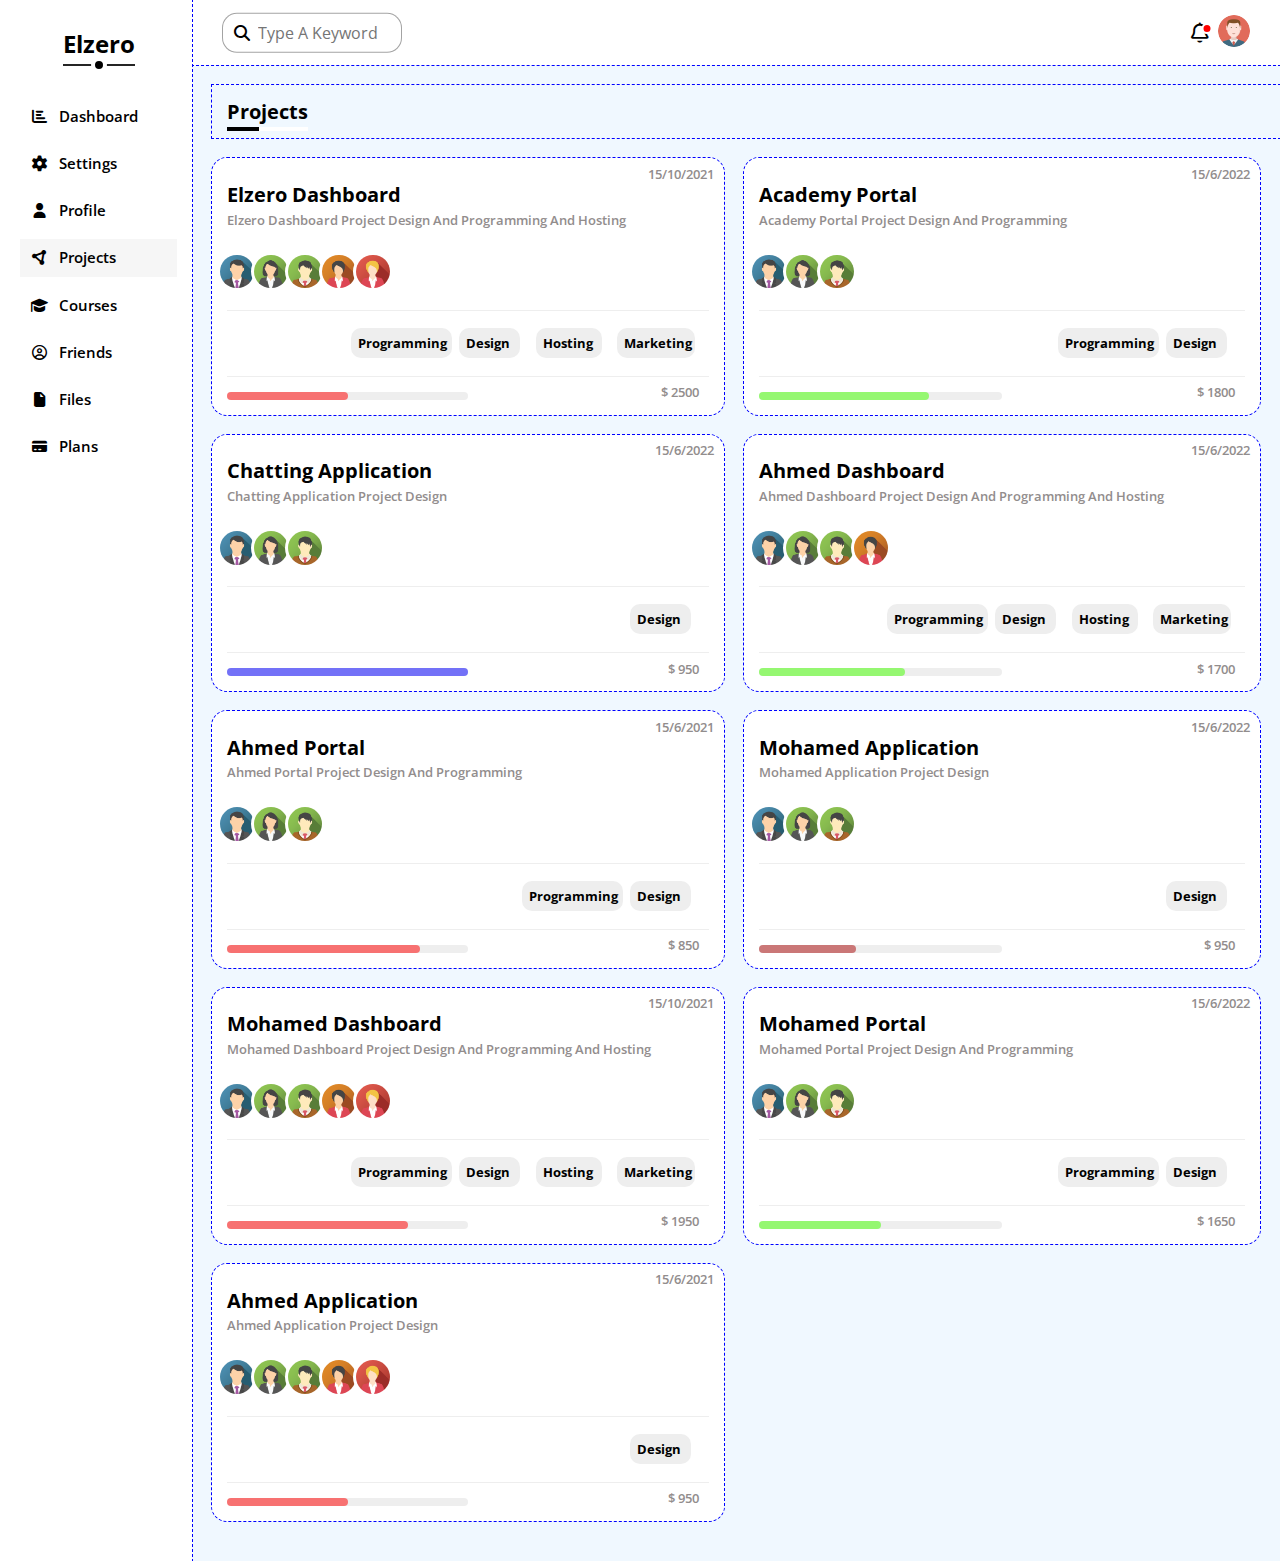
<file: Projects.html>
<!DOCTYPE html>
<html lang="en">
<head>
    <meta charset="UTF-8">
    <meta name="viewport" content="width=device-width, initial-scale=1.0">
    <link rel="preconnect" href="https://fonts.googleapis.com">
   <link rel="preconnect" href="https://fonts.googleapis.com">
   <link rel="preconnect" href="https://fonts.gstatic.com" crossorigin>
    <link href="https://fonts.googleapis.com/css2?family=Cairo:slnt,wght@-11..11,200..1000&family=Jomhuria&family=Open+Sans:ital,wght@0,300..800;1,300..800&family=Poppins:ital,wght@0,100;0,200;0,300;0,400;0,500;0,600;0,700;0,800;0,900;1,100;1,200;1,300;1,400;1,500;1,600;1,700;1,800;1,900&family=Work+Sans:ital,wght@0,100..900;1,100..900&display=swap" rel="stylesheet">
    <link rel="stylesheet" href="https://cdnjs.cloudflare.com/ajax/libs/font-awesome/6.6.0/css/all.min.css">
    <link rel="stylesheet" href="css/all.min.css">
    <link rel="stylesheet" href="css/normalize.css">
    <link rel="stylesheet" href="css/pronjct.css">
    <link rel="stylesheet" href="css/farmwork.css">

    <title>Project</title>
</head>
<body>
    <div class="grid-area">
        <header class="p-15 bw">
            <div class="continer">
                <form>
                    <i class="fa-solid fa-magnifying-glass tcenter"></i>
                    <input type="text" placeholder="Type A Keyword" class="p-10 tcenter br-10px pl-35px">
                </form>
                <div class="red">
                    <i class="fa-regular fa-bell center" style="color: #000000;"></i>
                    <img src="imges/avatar.png" alt="" class="br-50 wm">
                </div>
            </div>
        </header>
        <nav class="p-15">
            <h2 class="sm">Projects</h2>
        </nav>
        <aside class=" bw">
            <div class="continer">
                 <h2>Elzero</h2>
                 <div class="link ss">
                    <a href="index.html"><i class="fa-solid fa-chart-bar"></i><span>Dashboard</span></a>
                    <a href="Settings.html"><i class="fa-solid fa-gear"></i><span>Settings</span></a>
                    <a href="Profile.html"><i class="fa-solid fa-user"></i><span>Profile</span></a>
                    <a href="Projects.html" class="c-c"><i class="fa-solid fa-circle-nodes"></i><span>Projects</span></a>
                    <a href="Courses.html"><i class="fa-solid fa-graduation-cap"></i><span>Courses</span></a>
                    <a href="Friends.html"><i class="fa-regular fa-circle-user"></i><span>Friends</span></a>
                    <a href="Files.html"><i class="fa-solid fa-file"></i><span>Files</span></a>
                    <a href="Plans.html"><i class="fa-solid fa-credit-card"></i><span>Plans</span></a>
                 </div>
            </div>
        </aside>
            <div class="Dashboard media bw br-10px p-15">
                <p class="p-Items p">15/10/2021</p>
                <div class="lin">
                    <h2 class="sm">Elzero Dashboard</h2>
                    <p class="p-Items p">Elzero Dashboard Project Design And Programming And Hosting</p>
                </div>  
                <div class="img">
                    <img src="imges/team-01.png" alt="">
                    <img src="imges/team-02.png" alt="">
                    <img src="imges/team-03.png" alt="">
                    <img src="imges/team-04.png" alt="">
                    <img src="imges/team-05.png" alt="">
                </div>
                <div class="fron border-btoom">
                    <h class="p-class ss">Programming</h>
                    <h class="p-class">Design</h>
                    <h class="p-class">Hosting</h>
                    <h class="p-class">Marketing</h>
                </div>
                <div class="Hosting">
                    <div class="span br-10px">
                        <span style="width: 50%; height: 100%; background-color: rgba(255, 0, 0, 0.527);" class="br-10px" ></span>
                    </div>
                    <p class="p-Items p">$ 2500</p>
                </div>
            </div>
             <div class="Dashboard bw br-10px p-15 mr-20">
                <p class="p-Items p">15/6/2022</p>
                <div class="lin">
                    <h2 class="sm">Academy Portal</h2>
                    <p class="p-Items p">Academy Portal Project Design And Programming</p>
                </div>  
                <div class="img">
                    <img src="imges/team-01.png" alt="">
                    <img src="imges/team-02.png" alt="">
                    <img src="imges/team-03.png" alt="">
                </div>
                <div class="nth2 border-btoom">
                    <h class="p-class ss">Programming</h>
                    <h class="p-class">Design</h>
                </div>
                <div class="Hosting">
                    <div class="span br-10px">
                        <span style="width: 70%; height: 100%; background-color: rgba(68, 255, 0, 0.527);" class="br-10px" ></span>
                    </div>
                    <p class="p-Items p">$ 1800</p>
                </div>
            </div>
            <div class="Dashboard media bw br-10px p-15 ">
                <p class="p-Items p">15/6/2022</p>
                <div class="lin">
                    <h2 class="sm">Chatting Application</h2>
                    <p class="p-Items p">Chatting Application Project Design</p>
                </div>  
                <div class="img">
                    <img src="imges/team-01.png" alt="">
                    <img src="imges/team-02.png" alt="">
                    <img src="imges/team-03.png" alt="">
                </div>
                <div class="nth3 border-btoom">
                    <h class="p-class">Design</h>
                </div>
                <div class="Hosting">
                    <div class="span br-10px">
                        <span style="width: 100%; height: 100%; background-color: rgba(4, 0, 255, 0.527);" class="br-10px" ></span>
                    </div>
                    <p class="p-Items p">$ 950</p>
                </div>
            </div>
             <div class="Dashboard bw br-10px p-15 mr-20">
                <p class="p-Items p">15/6/2022</p>
                <div class="lin">
                    <h2 class="sm">Ahmed Dashboard</h2>
                    <p class="p-Items p"> Ahmed Dashboard Project Design And Programming And Hosting</p>
                </div>  
                <div class="img">
                    <img src="imges/team-01.png" alt="">
                    <img src="imges/team-02.png" alt="">
                    <img src="imges/team-03.png" alt="">
                    <img src="imges/team-04.png" alt="">
                </div>
                <div class="fron border-btoom">
                    <h class="p-class ss">Programming</h>
                    <h class="p-class">Design</h>
                    <h class="p-class">Hosting</h>
                    <h class="p-class">Marketing</h>
                </div>
                <div class="Hosting">
                    <div class="span br-10px">
                        <span style="width: 60%; height: 100%; background-color: rgba(68, 255, 0, 0.527);" class="br-10px" ></span>
                    </div>
                    <p class="p-Items p">$ 1700</p>
                </div>
            </div>
            <div class="Dashboard media bw br-10px p-15 ">
                <p class="p-Items p">15/6/2021</p>
                <div class="lin">
                    <h2 class="sm">Ahmed Portal</h2>
                    <p class="p-Items p">Ahmed Portal Project Design And Programming</p>
                </div>  
                <div class="img">
                    <img src="imges/team-01.png" alt="">
                    <img src="imges/team-02.png" alt="">
                    <img src="imges/team-03.png" alt="">
                </div>
                <div class="nth2 border-btoom">
                    <h class="p-class ss">Programming</h>
                    <h class="p-class">Design</h>
                </div>
                <div class="Hosting">
                    <div class="span br-10px">
                        <span style="width: 80%; height: 100%; background-color: rgba(255, 0, 0, 0.527);" class="br-10px" ></span>
                    </div>
                    <p class="p-Items p">$ 850</p>
                </div>
            </div>
             <div class="Dashboard bw br-10px p-15 mr-20">
                <p class="p-Items p">15/6/2022</p>
                <div class="lin">
                    <h2 class="sm">Mohamed Application</h2>
                    <p class="p-Items p">Mohamed Application Project Design</p>
                </div>  
                <div class="img">
                    <img src="imges/team-01.png" alt="">
                    <img src="imges/team-02.png" alt="">
                    <img src="imges/team-03.png" alt="">
                </div>
                <div class="nth3 border-btoom">
                    <h class="p-class">Design</h>
                </div>
                <div class="Hosting">
                    <div class="span br-10px">
                        <span style="width: 40%; height: 100%; background-color: rgba(169, 12, 12, 0.527);" class="br-10px" ></span>
                    </div>
                    <p class="p-Items p">$ 950</p>
                </div>
            </div>
            <div class="Dashboard media bw br-10px p-15 ">
                <p class="p-Items p">15/10/2021</p>
                <div class="lin">
                    <h2 class="sm">Mohamed  Dashboard</h2>
                    <p class="p-Items p">Mohamed  Dashboard Project Design And Programming And Hosting</p>
                </div>  
                <div class="img">
                    <img src="imges/team-01.png" alt="">
                    <img src="imges/team-02.png" alt="">
                    <img src="imges/team-03.png" alt="">
                    <img src="imges/team-04.png" alt="">
                    <img src="imges/team-05.png" alt="">
                </div>
                <div class="fron border-btoom">
                    <h class="p-class ss">Programming</h>
                    <h class="p-class">Design</h>
                    <h class="p-class">Hosting</h>
                    <h class="p-class">Marketing</h>
                </div>
                <div class="Hosting">
                    <div class="span br-10px">
                        <span style="width: 75%; height: 100%; background-color: rgba(255, 0, 0, 0.527);" class="br-10px" ></span>
                    </div>
                    <p class="p-Items p">$ 1950</p>
                </div>
            </div>
             <div class="Dashboard bw br-10px p-15 mr-20">
                <p class="p-Items p">15/6/2022</p>
                <div class="lin">
                    <h2 class="sm">Mohamed Portal</h2>
                    <p class="p-Items p">Mohamed Portal Project Design And Programming</p>
                </div>  
                <div class="img">
                    <img src="imges/team-01.png" alt="">
                    <img src="imges/team-02.png" alt="">
                    <img src="imges/team-03.png" alt="">
                </div>
                <div class="nth2 border-btoom">
                    <h class="p-class ss">Programming</h>
                    <h class="p-class">Design</h>
                </div>
                <div class="Hosting">
                    <div class="span br-10px">
                        <span style="width: 50%; height: 100%; background-color: rgba(68, 255, 0, 0.527);" class="br-10px" ></span>
                    </div>
                    <p class="p-Items p">$ 1650</p>
                </div>
            </div>
            <div class="Dashboard media bw br-10px p-15 ">
                <p class="p-Items p">15/6/2021</p>
                <div class="lin">
                    <h2 class="sm">Ahmed Application</h2>
                    <p class="p-Items p">Ahmed Application Project Design</p>
                </div>  
                <div class="img">
                    <img src="imges/team-01.png" alt="">
                    <img src="imges/team-02.png" alt="">
                    <img src="imges/team-03.png" alt="">
                    <img src="imges/team-04.png" alt="">
                    <img src="imges/team-05.png" alt="">
                </div>
                <div class="nth3 border-btoom">
                    <h class="p-class">Design</h>
                </div>
                <div class="Hosting">
                    <div class="span br-10px">
                        <span style="width: 50%; height: 100%; background-color: rgba(255, 0, 0, 0.527);" class="br-10px" ></span>
                    </div>
                    <p class="p-Items p">$ 950</p>
                </div>
            </div>
    </div>
</body>
</file>
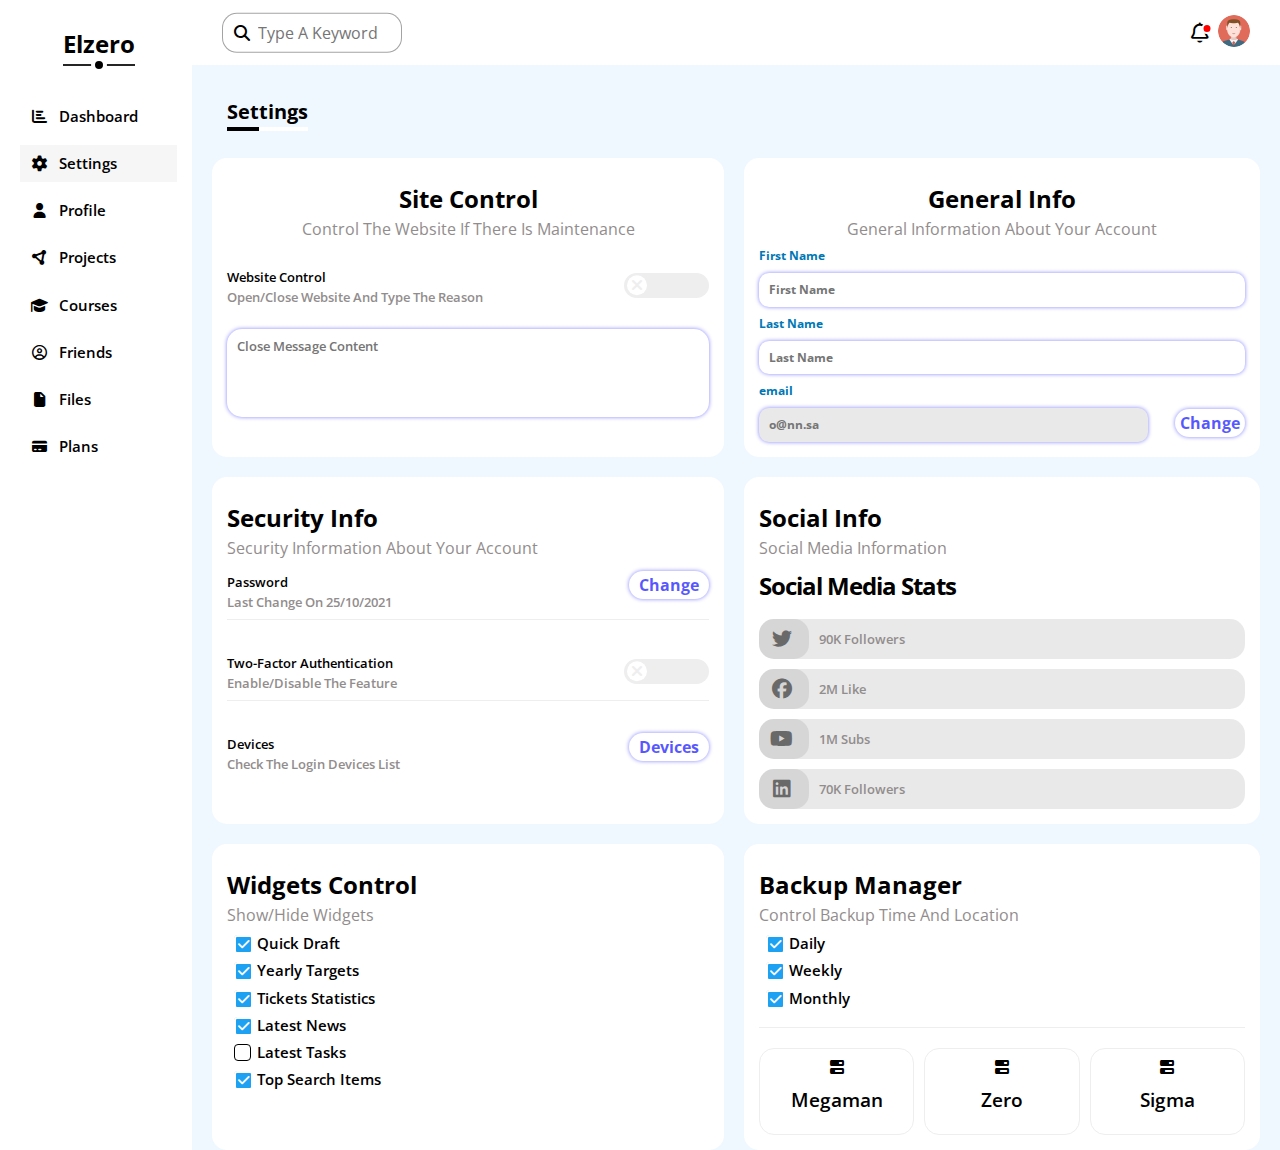
<file: Settings.html>
<!DOCTYPE html>
<html lang="en">
<head>
    <meta charset="UTF-8">
    <meta name="viewport" content="width=device-width, initial-scale=1.0">
    <link rel="preconnect" href="https://fonts.googleapis.com">
   <link rel="preconnect" href="https://fonts.googleapis.com">
   <link rel="preconnect" href="https://fonts.gstatic.com" crossorigin>
    <link href="https://fonts.googleapis.com/css2?family=Cairo:slnt,wght@-11..11,200..1000&family=Jomhuria&family=Open+Sans:ital,wght@0,300..800;1,300..800&family=Poppins:ital,wght@0,100;0,200;0,300;0,400;0,500;0,600;0,700;0,800;0,900;1,100;1,200;1,300;1,400;1,500;1,600;1,700;1,800;1,900&family=Work+Sans:ital,wght@0,100..900;1,100..900&display=swap" rel="stylesheet">
    <link rel="stylesheet" href="https://cdnjs.cloudflare.com/ajax/libs/font-awesome/6.6.0/css/all.min.css">
    <link rel="stylesheet" href="css/all.min.css">
    <link rel="stylesheet" href="css/normalize.css">
    <link rel="stylesheet" href="css/pronjct.css">
    <link rel="stylesheet" href="css/farmwork.css">

    <title>Document 🧩</title>
</head>
<body>
    <div class="grid-area-Settings">
        <header class="p-15 bw">
            <div class="continer">
                <form>
                    <i class="fa-solid fa-magnifying-glass tcenter"></i>
                    <input type="text" placeholder="Type A Keyword" class="p-10 tcenter br-10px pl-35px">
                </form>
                <div class="red">
                    <i class="fa-regular fa-bell center" style="color: #000000;"></i>
                    <img src="imges/avatar.png" alt="" class="br-50 wm">
                </div>
            </div>
        </header>
        <nav class="p-15">
            <h2 class="sm">Settings</h2>
        </nav>
        <aside class=" bw">
            <div class="continer">
                 <h2>Elzero</h2>
                 <div class="link ss">
                    <a href="index.html"><i class="fa-solid fa-chart-bar"></i><span>Dashboard</span></a>
                    <a href="Settings.html" class="c-c"><i class="fa-solid fa-gear"></i><span>Settings</span></a>
                    <a href="Profile.html"><i class="fa-solid fa-user"></i><span>Profile</span></a>
                    <a href="Projects.html"><i class="fa-solid fa-circle-nodes"></i><span>Projects</span></a>
                    <a href="Courses.html"><i class="fa-solid fa-graduation-cap"></i><span>Courses</span></a>
                    <a href="Friends.html"><i class="fa-regular fa-circle-user"></i><span>Friends</span></a>
                    <a href="Files.html"><i class="fa-solid fa-file"></i><span>Files</span></a>
                    <a href="Plans.html"><i class="fa-solid fa-credit-card"></i><span>Plans</span></a>
                 </div>
            </div>
        </aside>
        <section class="Site p-15 br-10px bw">
             <div class="lin">
                <h2 class="h">Site Control</h2>
                <p class="p">Control The Website If There Is Maintenance</p>
            </div>
             <div class="Control box-news">
                <div>
                   <h2 class="p-Items">Website Control</h2>
                   <p class="p-Items p">Open/Close Website And Type The Reason</p>
                </div>
                <label>
                    <input class="checked" type="checkbox">
                    <div class="checked-div"></div>
                </label>
            </div>
               <form class="br-10px">
                    <textarea name="" id="" placeholder="Close Message Content" class="br-10px p-10 p-Items"></textarea>
                </form>
        </section>
        <section class="General p-15 br-10px bw mr-20">
            <div class="lin">
                <h2 class="h">General Info</h2>
                <p class="p">General Information About Your Account</p>
            </div>
            <form action="">
                <label for="">First Name</label>
                <input type="user" placeholder="First Name">
                <label for="">Last Name</label>
                <input type="user" placeholder="Last Name">
                <label for="">email</label>
                <input type="email" placeholder="o@nn.sa" disabled>
                <a href="#" class="h p-5 br-10px "> Change</a>
            </form>
        </section>
        <section class="Security br-10px bw p-15">
            <div class="lin">
                <h2 class="h">Security Info</h2>
                <p class="p">Security Information About Your Account</p>
            </div>
            <div class="Control box-news border-btoom  ">
                <div>
                   <h2 class="p-Items">Password</h2>
                   <p class="p-Items p">Last Change On 25/10/2021</p>
                </div>
                <form>
                     <a href="#" class="h p-10 br-10px"> Change</a>
                </form>
            </div>
            <div class="Control box-news border-btoom  ">
                <div>
                   <h2 class="p-Items">Two-Factor Authentication</h2>
                   <p class="p-Items p">Enable/Disable The Feature</p>
                </div>
                <label>
                    <input class="checked" type="checkbox">
                    <div class="checked-div"></div>
                </label>
            </div>
            <div class="Control box-news  ">
                <div>
                   <h2 class="p-Items">Devices</h2>
                   <p class="p-Items p">Check The Login Devices List</p>
                </div>
                <form>
                     <a href="#" class="h p-10 br-10px "> Devices</a>
                </form>
            </div>
        </section>
        <section class="Social br-10px bw p-15 mr-20 a">
            <div class="lin">
                <h2 class="h">Social Info</h2>
                <p class="p">Social Media Information</p>
            </div>
            <h2 class="h2">Social Media Stats</h2>
            <div class="Media">
                <div class="Stats part-box br-10px p Info">
                    <div class="i  br-10px i-t Infoi">
                        <i class="fa-brands fa-twitter sm i-m" style="color: dimgray;"></i>
                    </div>
                    <div class="box-news">
                        <h2 class="p-Items">90K Followers</h2>
                    </div>
                </div>
                <div class="Stats part-box br-10px p Info">
                    <div class="i  br-10px i-f Infoi">
                        <i class="fa-brands fa-facebook sm i-m" style="color: dimgray;"></i>
                    </div>
                    <div class="box-news">
                        <h2 class="p-Items">2M Like</h2>
                    </div>
                </div>
                <div class="Stats part-box br-10px y p Info">
                    <div class="i  br-10px Infoi">
                        <i class="fa-brands fa-youtube sm i-m" style="color: dimgray;"></i>
                    </div>
                    <div class="box-news">
                        <h2 class="p-Items">1M Subs</h2>
                    </div>
                </div>
                <div class="Stats part-box br-10px p Info">
                    <div class="i  br-10px i-l Infoi">
                        <i class="fa-brands fa-linkedin sm i-m" style="color: dimgray"></i>
                    </div>
                    <div class="box-news">
                        <h2 class="p-Items">70K Followers</h2>
                    </div>
                </div>
            </div>
        </section>
        <section class="Widgets br-10px bw p-15">
            <div class="lin">
                <h2 class="h">Widgets Control</h2>
                <p class="p">Show/Hide Widgets</p>
            </div>
            <form  class="part-box ss label">
                <input type="checkbox" id="for" class="checked" checked>
                <label for="for">Quick Draft</label>
                <input type="checkbox" id="fo" class="checked" checked>
                <label for="fo">Yearly Targets</label>
                <input type="checkbox" id="f" class="checked" checked>
                <label for="f">Tickets Statistics</label>
                <input type="checkbox" id="or" class="checked" checked>
                <label for="or">Latest News</label>
                <input type="checkbox" id="r" class="checked" >
                <label for="r">Latest Tasks</label>
                <input type="checkbox" id="o" class="checked"  checked>
                <label for="o">Top Search Items</label>
            </form>
        </section>
        <section class="Backup br-10px bw p-15 mr-20">
            <div class="lin">
                <h2 class="h">Backup Manager</h2>
                <p class="p">Control Backup Time And Location</p>
            </div>
            <form  class="part-box ss label border-btoom">
                <input type="checkbox" id="Daily"class="checked" checked>
                <label for="Daily">Daily</label>
                <input type="checkbox" id="Weekly" class="checked" checked>
                <label for="Weekly">Weekly</label>
                <input type="checkbox" id="Monthly" class="checked" checked>
                <label for="Monthly">Monthly</label>
            </form>
            <div class="Zero">
              <div class="box p-10 br-10px">
                 <i class="fa-solid fa-bars-progress"></i>
                 <h2 class="ss">Megaman</h2>
              </div>
              <div class="box p-10 br-10px">
                 <i class="fa-solid fa-bars-progress"></i>
                 <h2 class="ss">Zero</h2>
              </div>
              <div class="box p-10 br-10px">
                  <i class="fa-solid fa-bars-progress"></i>
                 <h2 class="ss">Sigma</h2>
              </div>
            </div> 
        </section>
    </div>
</body>
</file>
<file: css/pronjct.css>
*{
    -webkit-box-sizing: border-box;
    -moz-box-sizing: border-box;
    box-sizing: border-box;
   
}

html{
    scroll-behavior: smooth;
}

body{
    background-color: aliceblue;
    font-family: "Open Sans";
}


html, body {
  overflow-x: hidden;
}

ul{
    list-style: none;
}

a{
    text-decoration: none;
}

::-webkit-scrollbar{
    margin: 20px;
}

::-webkit-scrollbar-thumb{
    background-color: #1da1f2;
}

::-webkit-scrollbar-thumb:hover{
    background-color: #1da0f2c6;
}

 .continer{
    padding-left: 15px;
    padding-right: 15px;
    margin-left: auto;
    margin-right: auto;

}

.grid-area{
    width: 100%;
    min-height: 100vh;
    display: grid;
    grid-template-columns: 15% 40% auto;
    grid-template-rows: auto auto auto 0fr repeat(5, auto);
    grid-template-areas:
        "aside header header"
        "aside nav nav"
        "aside part1-m part2-m"
        "aside part1-a part2-a"
        "aside part1-s part2-s"
        "aside part3-s part4-s"
        "aside part5-s part6-s"
        "aside part7-s part8-s"
        "aside footer footer";
    gap: 20px;
}

@media(max-width:867px){
   .grid-area{
    display: grid;
    grid-template-columns: 15% auto;
    grid-template-rows: auto auto auto 0fr repeat(10, auto);
    grid-template-areas:
        "aside header"
        "aside nav"
        "aside part1-m"
        "aside part2-m"
        "aside part1-a"
        "aside part2-a"
        "aside part1-s"
        "aside part2-s"
        "aside part3-s"
        "aside part4-s"
        "aside part5-s"
        "aside part6-s"
        "aside part7-s "
        "aside part8-s"
        "aside footer";
    }
}

/* تخطيط للصفحه قبل تنسيق العناصر */
.grid-area {
  outline: 2px solid red;
}
.grid-area > * {
  outline: 1px dashed blue;
}


header{
    grid-area: header;
    margin-left: -20px
}

header .continer {
         display: grid;
    grid-template-columns: 1fr auto;
    width: auto;
}

header .continer form{
    position: relative;
}

header .continer form i{
    position: absolute;
    left: 10px;
    z-index: 1;
}

header .continer form input{
        width: 180px;
        transition: 0.5s;
        border: 1px solid #0000005c;
        outline: none;
}

header .continer form input:focus{
        width: 200px;
}


header .continer form input::placeholder{
    transition: 0.5s;
}

header .continer form input:focus::placeholder{
        opacity: 0;
}


header .continer .red{
    position: relative;
    width: 100px;
    text-align: end;
}

header .continer .red i{
    font-size: 20px;
}

header .continer .red i::after{
        content: "";
    display: block;
    width: 7px;
    height: 7px;
    border-radius: 50%;
    border: 2px solid white;
    position: absolute;
    top: 0px;
    right: 0px;
    background-color: red;
}

nav{
    grid-area: nav;
}

nav h2{
   width: max-content;
    margin: 0;
    position: relative;
}

nav h2::before{ 
       content: "";
    display: block;
    width: 100%;
    height: 4px;
    background-color: white;
    position: absolute;
    bottom: -8px;
}

nav h2::after{
     content: "";
    display: block;
    width: 40%;
    height: 4px;
    background-color: black;
    position: absolute;
    bottom: -8px;
}

aside{
    grid-area: aside;
    padding: 20px 0px 20px 20px;
}


aside .continer{
    width: 100%;
    position: relative;
    left: -15px;
    padding-right: 0;

}


aside h2{
       position: relative;
    width: max-content;
    margin: 10px auto 40px;
}

aside h2::before{
 content: "";
    display: block;
    width: 100%;
    height: 2px;
    background-color: #252525;
    position: absolute;
    left: 0;
    bottom: -8px;
}

aside h2::after{
    content: "";
    display: block;
    width: 8px;
    height: 8px;
    border-radius: 50%;
    border: 4px solid white;
    position: absolute;
    left: 50%;
    bottom: -15px;
    transform: translateX(-50%);
    background-color: black;
}

@media(max-width:768px){
    aside h2{
        font-size: 16px;
        margin-bottom: 10px;
        left: -5px;
    }

    aside h2::before{
    display: none;
 }

 aside h2::after{
    display: none;
 }
    
}

aside .link{
  display: grid;
    gap: 10px;
    width: 100%;
}

@media(max-width:768px){
    aside .link{
        font-size: 20px;
        position: absolute;
        left: 35%;
        place-content: center;
    }
    
}

aside .link a{
   color: black;
   padding: 10px;
}

@media(max-width:768px){

     aside .link a{
     padding: 0px;
   }


     aside .link i{
        font-size: 12px;
    }

    aside .link a span{
        display: none;
    }
}


aside .link a:hover{
   background-color:#cccccc2b ;
} 


aside .link a i{
      margin-right: 10px;
}

.part1-m{
    grid-area: part1-m;
    position: relative;
}

@media(max-width:868px){

     .part1-m{
        margin-right: 20px;
     }
}



.part1-m .continer{
  width: 100%;
}

.part1-m .Welcome{
      display: grid;
    grid-template-columns: 1fr auto;
    border-bottom-left-radius: 0px;
    border-bottom-right-radius: 0px;
}

.part1-m  .Welcome img{
   width: 200px;
   
}

.part1-m  img:not(.part1-m  .Welcome img){
      width: 70px;
    position: absolute;
    top: 34%;
    left: 50px;
    border: 5px solid white;
}

.Osama{
      display: grid;
    grid-template-columns: auto auto auto;
    border-bottom: 1px solid #4c414121;
    border-top: 1px solid #4c414121;
    margin: 60px auto;
}

.one{
  text-align: center;
    line-height: 0.6;
}


.part1-m  .Osama .one h2{
   font-size: large;
    font-weight: 500;
}

.part1-m  .Osama .one p{
      color: darkgray;
      font-size: 15px;
}

main a{
         position: relative;
    left: 44%;
    top: -5%;
    color: white;
    background-color: aqua;
    padding: 5px 20px;
    border-radius: 20px;
}


.part2-m{
    grid-area: part2-m;
}

.part2-m form{
  display: grid;
    gap: 20px;
}

.part2-m form input{
  padding: 5px 10px;
    outline: none;
    border: none;
}

.part2-m form textarea{
    min-height: 175px;
    padding: 10px;
    outline: none;
    border: none;
    resize: none;
    margin-bottom: 40px;
}

.part1-a{
    grid-area: part1-a;
}

@media(max-width:867px){
    .part1-a{
     margin-right: 20px;
}
}

.part1-a .Money{
    line-height: 0.7;
    width: 83%;
    position: relative;
    left: 90px;
}


.part1-a .Money i{
   position: relative;
    left: -66px;
    top: 60px;
    font-size: 25px;
    z-index: 0;
}

.part1-a .Money .fa-dollar-sign:after{
       content: "";
    display: block;
    width: 80px;
    height: 80px;
    background: rgba(55, 0, 255, 0.362);
    position: absolute;
    top: -40px;
    left: -36px;
    z-index: -1;
    margin: 10px;
    border-radius:10px;
}

.part1-a .Money .fa-code:after{
       content: "";
    display: block;
    width: 80px;
    height: 80px;
    background: rgba(11, 88, 159, 0.478);
    position: absolute;
    top: -40px;
    left: -36px;
    z-index: -1;
    margin: 10px;
    border-radius:10px;
}

.part1-a .Money .fa-user:after{
       content: "";
    display: block;
    width: 80px;
    height: 80px;
    background: rgba(4, 255, 0, 0.226);
    position: absolute;
    top: -40px;
    left: -36px;
    z-index: -1;
    margin: 10px;
    border-radius:10px;
}

.part1-a .Money .span-blue::before{
    background-color: blue;

}

.part1-a .Money .span-ylw::before{
    background-color: rgb(11, 88, 159);

}

.part1-a .Money .span-green::before{
   background-color: green;

}

.part1-a .Money .span-blue::before,
.part1-a .Money .span-ylw::before,
.part1-a .Money .span-green::before{
        content: attr(data-progress);
    display: block;
    position: absolute;
    top: -28px;
    right: -17px;
    width: 24px;
    height: 10px;
    padding: 5px;
    z-index: 0;
    color: azure;
    font-size: 11px;
    font-weight: 700;
    border-radius: 5px;
}

.part1-a .Money .span-blue::after{
    border-color: blue transparent transparent;

}

.part1-a .Money .span-ylw::after{
    border-color: rgb(11, 88, 159) transparent transparent;

}

.part1-a .Money .span-green::after{
    border-color: green transparent transparent;

}


.part1-a .Money .span-blue::after,
.part1-a .Money .span-ylw::after,
.part1-a .Money .span-green::after{
    content: "";
    border-width: 4px;
    border-style: solid;
    position: absolute;
    top: -8px;
    right: -4px;
}

.span-blue{
    background-color: blue;
       display: block;
    height: 4px;
    position: relative;
}

.span-ylw{
    background-color: rgb(11, 88, 159);

}

.span-blue{
    background-color: blue;

}

.span-green{
   background-color: green;
}

.span-ylw,
.span-blue,
.span-green{
    display: block;
    height: 4px;
    position: relative;
}


.part2-a{
    grid-area: part2-a;
}

.grid-box{
  display: grid;
    grid-template-columns: repeat(auto-fill, minmax(200px, 1fr));
    gap: 25px;
}

.box{
  text-align: center;
    line-height: 0.9;
    border: 1px solid #eee
}

.box h2{
  font-size: larger;
}

.part2-a .box p{
  color: dimgrey;
    font-size: 13px;
}

.part1-s{
    grid-area: part1-s;
}

@media(max-width:868px){

     .part1-s{
        margin-right: 20px;
     }
}


.part1-s  .news .box-news img{
  width: 100px;
  border-radius: 10px;
}

.part2-s{
    grid-area: part2-s;
}

.part2-s .box-news i{
        place-content: center;
}

.part3-s{
    grid-area: part3-s;
}

@media(max-width:867px){
    .part3-s{
     margin-right: 20px;
}
}

.part4-s{
    grid-area: part4-s;
}


.part4-s  .news .box-news img{
      width: 40px;
    margin: auto;
}

.part5-s{
    grid-area: part5-s;
}

@media(max-width:867px){
    .part5-s{
     margin-right: 20px;
}
}

.span{
    display: grid;
    position: relative;
    z-index: 1;
    top: 15px;
    height: 200px;
}

.part5-s .part-box .span::before{
        content: "";
    display: block;
    width: 2px;
    height: 79%;
    background-color: aqua;
    position: absolute;
    left: 50%;
    top: 4px;
    transform: translateX(-50%);
    z-index: -1;
}

.part5-s .part-box .span span{
  display: block;
    width: 20px;
    height: 20px;
    background-color: aqua;
    border-radius: 50%;
    border: 2px solid  white;
    outline: 1px solid aqua;
    position: relative;
    z-index: 1;
}


.part5-s .part-box .span span:nth-of-type(4){
  animation: four 1.5s linear infinite;
} 

@keyframes four{
    50%{
        background-color: white;
    }

    100%{
      background-color: aqua;
    }
}

.part5-s .part-box .span span:last-of-type{
     background-color: white;
}


.part6-s{
    grid-area: part6-s;
}

.gr-6{
 display: grid;
}

.c-2{
   display: block;
   width: 15px;
   height: 15px;
   border-radius: 50%;
   position: relative;
}


.lins{
    line-height: 0.1;
    margin-left: 10px;
    position: relative;
}

.fc-b::after{
    background-color: blue;

}

.fc-y::after{
    background-color: rgb(255 0 245);;

}

.fc-g::after{
    background-color: green;

}

.fc-r::after{
    background-color: red;

}

.lins::after{
    content: "";
    display: block;
    width: 2px;
    height: 90%;
    position: absolute;
    left: -8px;
    top: 0px;
}

.part7-s{
    grid-area: part7-s;
}

@media(max-width:867px){
    .part7-s{
     margin-right: 20px;
}
}

.h-t{
  height: 233px;
}

.part7-s  img{
     width: 50px;
}
.part7-s .m{
        margin: 20px auto;
}

.part7-s .list{
    line-height: 1.4;
}

.part8-s{
    grid-area: part8-s;
}


.a .Media{
    display: grid;
    gap: 10px;
}

.i-f{
    background-color:  #1da1f2;
}

.i-t{
    background-color:  #1da1f2;

}

.i-l{
    background-color:  #0077b5;

}

.part8-s .Stats:first-of-type{
 background-color: rgb(29 161 242 / 20%);
}

.part8-s .Stats:nth-of-type(2){
 background-color: rgb(24 119 242 / 20%);
}

.part8-s .Stats:nth-of-type(3){
background-color: rgba(197, 10, 10, 0.2);
}

.part8-s .Stats:last-of-type{
background-color: rgb(0 119 181 / 20%);
}

.a .i:hover i{
    animation: i 0.5s linear forwards;
}

@keyframes i{
    50%{
        transform: rotate(45deg);
    }

    100%{
        transform: rotate(-45deg);
    }
}


.a h2{
      place-content: center;
}

.a a{
    place-content: center;
}

.a a span{
 color: white;
 position: relative;
 z-index: 0;
 margin-right: 5px;
}

.a span::before{
        content: "";
    display: block;
    width: 100%;
    height: 100%;
    position: absolute;
    z-index: -1;
    top: 0;
    border-radius: 5px;
}

footer{
    grid-area: footer;
}

.table-container {
    width: 100%;
    overflow-x: auto;
}

.responsive-table {
    width: 100%;
    border-collapse: collapse;
    table-layout: auto;
}

.responsive-table th,
.responsive-table td {
    padding: 12px;
    text-align: left;
    border-bottom: 1px solid #eee;
}

.responsive-table img {
        width: 30px;
    height: 30px;
    border-radius: 50%;
    margin-right: -15px;
    border: 2px solid white;
}

/* تأثير hover */
.responsive-table tbody tr:hover {
    background-color: rgba(240, 248, 255, 0.615);
}

.responsive-table tbody td:hover {
    background-color: rgba(8, 114, 201, 0.368);
}

/* Responsive للشاشات الصغيرة */
@media (max-width: 867px) {
    .responsive-table thead {
        display: none; /* إخفاء الهيدر */
    }

    .responsive-table tr {
        display: block;
        margin-bottom: 15px;
        border: 1px solid #ddd;
        border-radius: 10px;
        padding: 10px;
    }

    .responsive-table td {
               display: grid;
        justify-content: space-between;
        padding: 10px;
        border: none;
        border-bottom: 1px solid #eee;
    }

    .responsive-table td::before {
        content: attr(data-label);
        font-weight: bold;
        color: #333;
    }

    .responsive-table img {
               width: 25px;
        height: 25px;
        margin-right: 3px;
        margin-top: -10px;
        border: 2px solid white;
    }
}


/* statr Settings */

.grid-area-Settings{
    width: 100%;
    min-height: 100vh;
    display: grid;
    grid-template-columns: 15% 40% auto;
    grid-template-rows:repeat(5 , auto);
    grid-template-areas:
        "aside header header"
        "aside nav nav"
        "aside Site General"
        "aside Security Social"
        "aside Widgets Backup";
    gap: 20px;
}

@media(max-width:867px){
   .grid-area-Settings{
    display: grid;
    grid-template-columns: 15% auto;
    grid-template-rows: repeat(8, auto);
    grid-template-areas:
        "aside header"
        "aside nav"
        "aside Site"
        "aside General"
        "aside Security"
        "aside Social"
        "aside Widgets"
        "aside Backup";
    }
}

/* .grid-area-Settings {
  outline: 2px solid red;
}
.grid-area-Settings > * {
  outline: 1px dashed blue;
} */

.Site .lin{
    margin-bottom: 30px;
    place-items: center;
}
.Control{
    line-height: 0.5;
    margin-bottom: 29px;
    position: relative;
}

.Control:last-of-type{
    margin-bottom: 15px;
}

.Website {
    width: 100px;
    height: 25px;
    background-color: blue;
    position: relative;
    place-content: center;
    top: 50%;
    transform: translateY(-10px);
}

.checked{
 -webkit-appearance: none;
 appearance: none;
}

.checked-div{
    width: 85px;
    height: 25px;
    background-color:#eee ;
    position: relative;
    border-radius: 15px;
}

.checked-div::before{
    content: "\f00d";
    font-family: "Font Awesome 6 Free";
    font-weight: 700;
    color: #eee;
    background-color: white;
    border-radius: 50%;
    position: absolute;
    left:15%;
    top: 51%;
    transform: translate(-50%, -54%);
    width: 20px;
    height: 20px;
    place-content: center;
    text-align: center;
    transition: 0.5s;
}

.checked:checked + .checked-div{
 background-color: blue;
 
}

.checked:checked + .checked-div::before{
    content: "\f00c";
    font-family: "Font Awesome 6 Free";
    left: 85%;
    color: blue;
}

.Site form{
    height: 40%;
}

@media(max-width:867px){
    .Site{
     margin-right: 20px;
}
}

.Site form textarea{
    resize: none;
    width: 100%;
    height: calc(100% - 20px);
    outline: none;
    border: none;
    box-shadow: 0px 0px 4px 0px #0000ff7d;
    color: #0077b5;
}

.Site form textarea:hover::placeholder{
 opacity: 0;
}

.General .lin{
 place-items: center;
}

.General form{
  display: grid;
    gap: 10px;
    position: relative;
}

.General form input{
 border: none;
 outline: none;
  box-shadow: 0px 0px 4px 0px #0000ff7d;
  color: #0077b5;
  padding: 10px;
  font-size: 12px;
 font-weight: bold;
 border-radius:10px ;
}

.General form input:last-of-type {
    width: 80%;
    background-color: rgb(105 105 105 / 15%);
    color: dimgrey;
}

@media(max-width:867px){
    .General form input:last-of-type {
    width: 70%;
   }
}

.General form label{
 color: #0077b5;
 font-size: 12px;
 font-weight: bold;
}

.General form input:hover::placeholder:not(:last-of-type){
    opacity: 0;
}

form a{
        width: max-content;
    color: #0000ffab;
    position: absolute;
    right: 0;
    bottom: 5px;
     box-shadow: 0px 0px 4px 0px #0000ff7d;
     font-weight: 700;
}

form a:hover{
    box-shadow: 0px 0px 8px 2px #0000fff8;
}

.Security a{
    bottom: 20px;
}

@media(max-width:867px){
    .Security{
     margin-right: 20px;
}
}

.Info{
  background-color: rgb(105 105 105 / 15%);
}

.Infoi{
 background-color: rgb(105 105 105 / 15%);
}

.i-m{
    margin: 10px;
}

.label label{
    cursor: pointer;
    margin-left: 20px;
    position: relative;
}

.label label::before{
       content: "";
    display: block;
    width: 15px;
    height: 15px;
    border: 1px solid;
    position: absolute;
    left: -23px;
    border-radius: 4px;
} 

.label label::after{
     content: "\f00c";
    font-family: "Font Awesome 6 Free";
    position: absolute;
    left: -23px;
    top: 0px;
    background-color: #1da1f2;
    width: 15px;
    height: 15px;
    color: white;
    border-radius: 3px;
    border: 2px solid;
    font-size: 13px;
    text-align: center;
    transform: scale(0);
    transition: 0.3s;
} 

.label input[type="checkbox"]:checked + label::after{
    transform: scale(1) rotate(360deg);
}

.label label:hover::before{
    border-color:#1da1f2;
}

.Backup .label{
    padding-bottom: 20px;
}

@media(max-width:867px){
    .Backup{
     margin-right: 20px;
}
}

.Zero{
 display: grid;
    grid-template-columns: repeat(auto-fill, minmax(150px, 1fr));
    gap: 10px;   
    margin-top: 20px;
}

.Zero:valid ~ .box,
.Zero:focus ~ .box{
    border-color: #1da1f2;
    color: #1da1f2;
}

/* Profile */

.grid-area-Profile{
    width: 100%;
    min-height: 100vh;
    display: grid;
    grid-template-columns: 15% 20% auto;
    grid-template-rows:repeat(4 , auto);
    grid-template-areas:
        "aside header header"
        "aside nav nav"
        "aside Personal Personal"
        "aside skills Activities";
    gap: 20px;
}

@media(max-width:867px){
   .grid-area-Profile{
    display: grid;
    grid-template-columns: 15% auto;
    grid-template-rows: repeat(5, auto);
    grid-template-areas:
        "aside header"
        "aside nav"
        "aside Personal"
        "aside skills"
        "aside Activities";
    }
}

/* .grid-area-Profile {
  outline: 2px solid red;
}
.grid-area-Profile > * {
  outline: 1px dashed blue;
} */

.Personal{
    grid-area: Personal;
}

@media(max-width:867px){
    .Personal .part-box{
        display: grid;
        grid-template-columns: repeat(auto-fill , minmax(300px , 1fr));
    }

    .Personal .full{
        line-height: 0.5;
        gap: 0;
    }
}

.livel{
    text-align: center;
    padding: 30px;
    place-content: center;
    position: relative;
}

.livel::after{
content: "";
    display: block;
    width: 2px;
    height: 70%;
    position: absolute;
    right: -5px;
    bottom: 87px;
    background-color: #eeeeee6a;
}

.livel span{
        display: block;
    height: 5px;
    width: 117px;
    background-color: #eee;
    position: relative;
    left: 20px;
    top: -8px;
    border-radius: 10px;
}

.livel span::before{
    content: "";
    display: block;
    height: 100%;
    width: 70%;
    background-color: #1da1f2;
    position: relative;
    left: 0px;
    border-radius: 10px;
}


.livel p:last-of-type{
    margin: 10px auto;
}

.livel img{
 width: 100px;
}

.full{
  display: grid;
    grid-template-columns: repeat(auto-fill , minmax(200px , 1fr));
    gap: 30px;
}

.Billing{
  line-height: 0.3;
    padding-bottom: 15px;
    padding-top: 5px;
    transition: 0.5s;
}


.Billing:hover{
    background-color: #eeeeee6a;
}

.skills{
    grid-area: skills;
}

@media(max-width:867px){
    .skills{
    margin-right: 20px;
   }
}

.front{
    display: grid;
    grid-template-columns: auto auto auto;
    width: max-content;
    gap: 20px;
    padding: 20px 5px 20px;
}

.front:first-of-type{
    padding: 30px 5px 20px;
}

.Activities{
    grid-area: Activities;
}

.Activities img{
    width: 75px;
}

.Activities .lin:nth-of-type(2){
    place-items: end;
}

/* Projects */

.Dashboard{
    position: relative;
}

@media(max-width:867px){
    .media{
    margin-right: 20px;
   }
}

.Dashboard p:not(.lin p){
    position: absolute;
    right: 10px;
    top: -5px;
}

.Dashboard img{
    width: 40px;
    border-radius: 50%;
     border: 3px solid white;
    margin-left: -10px;
    margin-top: 15px;
    margin-bottom: 15px;
}

.fron{
    display: grid;
    grid-template-columns: 78px 47px 51px 60px;
    gap: 30px;
    place-content: end;
    padding: 25px;
    border-top: 1px solid #eee;
}

.nth2{
    display: grid;
    grid-template-columns: 78px 47px ;
    gap: 30px;
    place-content: end;
    padding: 25px;
    border-top: 1px solid #eee;
}
.nth3{
    display: grid;
    grid-template-columns:47px ;
    gap: 30px;
    place-content: end;
    padding: 25px;
    border-top: 1px solid #eee;
}

.nth4{
    grid-template-columns: 78px 47px 51px 60px;
}

.Hosting{
    position: relative;
}

.Dashboard .span{
        height: 8px;
    background-color: #eee;
    width: 50%;
    margin-bottom: 15px;
}

/* Courses */
.grid-area-Courses{
    width: 100%;
    min-height: 100vh;
    display: grid;
    grid-template-columns: 15% auto auto auto;
    grid-template-rows:repeat(5 , auto);
    grid-template-areas:
        "aside header header header header"
        "aside nav nav nav nav"
        "aside Data-1 Data-2 Data-3 Data-4"
        "aside Data-5 Data-6 Data-7 Data-8"
        "aside Data-9 Data-10 . .";
            gap: 20px;
}

@media(max-width:867px){
   .grid-area-Courses{
    display: grid;
    grid-template-columns: 15% auto auto;
    grid-template-rows: repeat(7, auto);
    grid-template-areas:
        "aside  header header"
        "aside nav nav"
        "aside Data-1 Data-2"
        "aside Data-3 Data-4"
        "aside Data-5 Data-6"
        "aside Data-7 Data-8"
        "aside Data-9 Data-10";
    }
}

/* تخطيط للصفحه قبل تنسيق العناصر */

/* .grid-area-Courses {
  outline: 2px solid red;
}
.grid-area-Courses > * {
  outline: 1px dashed blue;
} */

header{
    grid-area: header;
}

nav{
    grid-area: nav;
}

aside{
    grid-area: aside;
}

.Data-1{
    grid-area:Data-1 ;
}

.Data-2{
 grid-area:Data-2 ;
}

.Data-3{
 grid-area:Data-3 ;
}

.Data-4{
 grid-area:Data-4 ;
}

.Data-5{
    grid-area:Data-5 ;
}

.Data-6{
    grid-area:Data-6 ;
}

.Data-7{
    grid-area:Data-7 ;
}

.Data-8{
    grid-area:Data-8 ;
}

.Data-9{
    grid-area:Data-9 ;
}

.Data-10{
    grid-area:Data-10 ;
}


@media(max-width:868px){
    .Data-1,
    .Data-2,
    .Data-3,
    .Data-5,
    .Data-6,
    .Data-7,
    .Data-9,
    .Data-10{
        margin-right: 20px;
    }
}


.Data-1,
.Data-2,
.Data-3,
.Data-4,
.Data-5,
.Data-6,
.Data-7,
.Data-8,
.Data-9,
.Data-10{
    position: relative;
}

.Data-1::before,
.Data-2::before,
.Data-3::before,
.Data-4::before,
.Data-5::before,
.Data-6::before,
.Data-7::before,
.Data-8::before,
.Data-9::before,
.Data-10::before{
       content: "";
    display: block;
    width: 100%;
    height: 1px;
    background-color: #00000075;
    position: absolute;
    left: 1px;
    top: 87%;
    z-index: 0;
}

@media(max-width:868px){
    .Data-1::before,
 .Data-2::before,
 .Data-3::before,
 .Data-4::before,
 .Data-5::before,
 .Data-6::before,
 .Data-7::before,
 .Data-8::before,
 .Data-9::before,
 .Data-10::before{
    top: 83%;
 }
}

.Data-1 img:first-of-type:not(:last-of-type),
.Data-2 img:first-of-type:not(:last-of-type),
.Data-3 img:first-of-type:not(:last-of-type),
.Data-4 img:first-of-type:not(:last-of-type),
.Data-5 img:first-of-type:not(:last-of-type),
.Data-6 img:first-of-type:not(:last-of-type),
.Data-7 img:first-of-type:not(:last-of-type),
.Data-8 img:first-of-type:not(:last-of-type),
.Data-9 img:first-of-type:not(:last-of-type),
.Data-10 img:first-of-type:not(:last-of-type){
    width: 60px;
    position: absolute;
    left: 35px;
    top: 33px;
    border: 3px solid white;
}

@media(max-width:868px){
    .Data-1 img:first-of-type:not(:last-of-type),
    .Data-2 img:first-of-type:not(:last-of-type),
    .Data-3 img:first-of-type:not(:last-of-type),
    .Data-4 img:first-of-type:not(:last-of-type),
    .Data-5 img:first-of-type:not(:last-of-type),
    .Data-6 img:first-of-type:not(:last-of-type),
    .Data-7 img:first-of-type:not(:last-of-type),
    .Data-8 img:first-of-type:not(:last-of-type),
    .Data-9 img:first-of-type:not(:last-of-type),
     .Data-10 img:first-of-type:not(:last-of-type){
        width: 35px;
      left: 12px;
      top: 11px;
    }
}

.Data-1 img:last-of-type,
.Data-2 img:last-of-type,
.Data-3 img:last-of-type,
.Data-4 img:last-of-type,
.Data-5 img:last-of-type,
.Data-6 img:last-of-type,
.Data-7 img:last-of-type,
.Data-8 img:last-of-type,
.Data-9 img:last-of-type,
.Data-10 img:last-of-type{
        width: 100%;
}

.Data-1 .lin,
.Data-2 .lin,
.Data-3 .lin,
.Data-4 .lin,
.Data-5 .lin,
.Data-6 .lin,
.Data-7 .lin,
.Data-8 .lin,
.Data-9 .lin,
.Data-10 .lin{
    padding: 10px;
}

.Data-1 .lin h2,
.Data-2 .lin h2,
.Data-3 .lin h2,
.Data-4 .lin h2,
.Data-5 .lin h2,
.Data-6 .lin h2,
.Data-7 .lin h2,
.Data-8 .lin h2,
.Data-9 .lin h2,
.Data-10 .lin h2{
  font-size: 15px;

}

.Data-1 .lin p,
.Data-2 .lin p,
.Data-3 .lin p,
.Data-4 .lin p,
.Data-5 .lin p,
.Data-6 .lin p,
.Data-7 .lin p,
.Data-8 .lin p,
.Data-9 .lin p,
.Data-10 .lin p{
    font-size: 12px;
    line-height: 1.1;
    color: dimgray;
}

@media(max-width:867px){
    .Data-1 .lin h2,
.Data-2 .lin h2,
.Data-3 .lin h2,
.Data-4 .lin h2,
.Data-5 .lin h2,
.Data-6 .lin h2,
.Data-7 .lin h2,
.Data-8 .lin h2,
.Data-9 .lin h2,
.Data-10 .lin h2{
  font-size: 8px;

}

.Data-1 .lin p,
.Data-2 .lin p,
.Data-3 .lin p,
.Data-4 .lin p,
.Data-5 .lin p,
.Data-6 .lin p,
.Data-7 .lin p,
.Data-8 .lin p,
.Data-9 .lin p,
.Data-10 .lin p{
    font-size: 7px;
    line-height: 1.7;
    color: dimgray;
}
}


.Data-1 a,
.Data-2 a,
.Data-3 a,
.Data-4 a,
.Data-5 a,
.Data-6 a,
.Data-7 a,
.Data-8 a,
.Data-9 a,
.Data-10 a{
    color: white;
    background-color: aqua;
    border-radius: 16px;
    padding: 3px;
    margin: 0 auto;
    display: block;
    width: max-content;
    box-shadow: 0 0 4px 1px #415f79;
    position: relative;
    z-index: 1;
}

@media(max-width:867px){
   .user-mony{
  font-size: 8px;

}
}


/* Friends */

.grid-area-Friends{
    width: 100%;
    min-height: 100vh;
    display: grid;
    grid-template-columns: 15% auto auto auto;
    grid-template-rows:repeat(5 , auto);
    grid-template-areas:
        "aside header header header header"
        "aside nav nav nav nav"
        "aside grid grid grid grid"
        "aside grid grid grid grid"
        "aside grid grid grid grid";
     gap: 20px;
     padding-right: 20px;
}


/* تخطيط للصفحه قبل تنسيق العناصر */

/* .grid-area-Friends {
  outline: 2px solid red;
}
.grid-area-Friends > * {
  outline: 1px dashed blue;
}  */

.grid-area-Friends .grid{
  grid-area:grid ;
}

.i{
    display: grid;
    grid-template-columns: auto auto;
    width: max-content;
    gap: 5px;
}

.i a{
    background: #1da1f2;
    padding: 3px;
    border-radius: 50%;
    width: 20px;
    display: block;
}


.w{
 width: 100px;
}

.cinter{
    text-align: center;
}

.p-t{
    padding-top: 10px;
}

.ml-5{
    margin-left: 5px;
}

.Remove{
    width: max-content;
    place-content: center;
}

.re{
    background-color: red;
}

.c-w{
 color: white;
}

/* Files */

.grid-area-Files{
    width: 100%;
    min-height: 100vh;
    display: grid;
    grid-template-columns: 15% auto auto auto auto;
    grid-template-rows:repeat(7 , auto);
    grid-template-areas:
        "aside header header header header header"
        "aside nav nav nav nav nav"
        "aside grid-files grid-files grid-files grid-files Statistics"
        "aside grid-files grid-files grid-files grid-files Statistics"
        "aside grid-files grid-files grid-files grid-files ."
        "aside grid-files grid-files grid-files grid-files ."
        "aside grid-files grid-files grid-files grid-files .";
        gap: 20px;
}

.grid-files{
    display: grid;
    grid-template-columns: repeat(auto-fill , minmax(230px , 1fr));
    gap: 20px;
}

/* تخطيط للصفحه قبل تنسيق العناصر */

.grid-area-Files {
  outline: 2px solid red;
}
.grid-area-Files > * {
  outline: 1px dashed blue;
} 

header{
    grid-area: header;
}

nav{
    grid-area: nav;
}

aside{
    grid-area: aside;
}

.grid-area-Files .grid-files{
    grid-area: grid-files;
}

.Statistics{
    height: max-content;
    position: sticky;
    top: 0;
}

.Files{
    position: relative;
    border: 1px solid #eee;
    margin-bottom: 10px;
}

.Files .lin{
       position: absolute;
    top: 0px;
    left: 42px;
    line-height: 0.2;
    font-size: 14px;
}

.Files p:not( .lin p){
        position: absolute;
    top: -3px;
    right: 5px
}

.anmtion a{
    background-color: #0077b5;
    border-radius: 10px;
    display: block;
    width: 100px;
    height: 31px;
    text-align: center;
    place-content: center;
    margin: 0 auto;
    color: white;
}

.anmtion a:hover i{
    animation: up 0.7s linear infinite alternate;
    
}

@keyframes up{
    50%{
        transform: translateY(-3px);
    }

    100%{
        transform: translateY(3px);
    }
}


.Statistics{
    grid-area: Statistics;
}
 
.p-b{
    padding-bottom: 10px;
}

.w-70{
    width: 70px;
}

.p-s{
       padding: 0;
    font-size: 15px;
    place-items: baseline;
}

.box-Files img{
  transition: 0.5s;
}

.box-Files img:hover{
  transform: rotate(-10deg);
}

/* Plans */

.grid-area-Plans{
    width: 100%;
    min-height: 100vh;
    display: grid;
    grid-template-columns: 15% auto auto ;
    grid-template-rows:repeat(4 , auto);
    grid-template-areas:
        "aside header header"
        "aside nav nav"
        "aside free Basic"
        "aside Premium .";
        gap: 20px;
}

@media(max-width:867px){
   .grid-area-Plans{
    display: grid;
    grid-template-columns: 15% auto;
    grid-template-rows: repeat(5, auto);
    grid-template-areas:
        "aside header"
        "aside nav"
        "aside free"
        "aside Basic"
        "aside Premium";
    }
}

/* تخطيط للصفحه قبل تنسيق العناصر */

/* .grid-area-Plans {
  outline: 2px solid red;
}
.grid-area-Plans > * {
  outline: 1px dashed blue;
}  */

header{
    grid-area: header;
}

nav{
    grid-area: nav;
}

aside{
    grid-area: aside;
}

.free{
    grid-area: free;
}

.Basic{
    grid-area: Basic;
}

.Premium{
    grid-area: Premium;
}

.free .hrder-plan{
  background-color: forestgreen;
}

.Basic .hrder-plan{
 background-color: blue;
}

.Premium .hrder-plan{
 background-color: orangered;
}

.hrder-plan{
 color: white;
    padding: inherit;
    text-align: center;
    border: 2px solid white;
    outline: 2px solid forestgreen;
}

.hrder-plan h1{
    margin: 5px;
}

.hrder-plan p{
   font-size: 40px;
    margin: 0;
    margin-bottom: 10px;
    position: relative;
}

.hrder-plan p span{
    font-size: x-large;
    position: absolute;
    left: -15px;
    top: 0;
}


.free ul,
.Basic ul,
.Premium ul{
    padding-left: 0;
}


.free ul li,
.Basic ul li,
.Premium ul li{
 position: relative;
}


.free ul li span,
.Basic ul li span,
.Premium ul li span{
      margin-left: 5px;
}

@media(max-width:867px){
   .free ul li span,
   .Basic ul li span,
   .Premium ul li span{
      font-size: 10px;
   }
}

.free ul li i:last-of-type,
.Basic ul li i:last-of-type,
.Premium ul li i:last-of-type{
 position: absolute;
    right: 0;
}

.free a{
  background-color: forestgreen;
}

.Basic a{
 background-color: blue;
}

.free a,
.Basic a{
    padding: 5px 10px;
    border-radius: 10px;
    color: white;
    font-size: 17px;
    font-weight: 700;
    text-transform: uppercase;
}

.free p,
.Basic p,
.Premium p{
    width: max-content;
     margin: 0 auto;
}
</file>
<file: css/farmwork.css>
.p-15{
    padding: 15px;
}

.p-10{
    padding: 10px;
}

.p-5{
 padding: 5px;
}

.mr-20{
    margin-right: 20px;
}

.pl-35px{
    padding-left: 35px;
}

.br-10px{
    border-radius: 15px;
}

.br-50{
    border-radius: 50%;
}

.bw{
    background-color: white;
}

.be{
    background-color: #eee;
}

.c-d{
    color: dimgrey;
    text-decoration: line-through;
}

.wm{
    width: 32px;
}

.grid{
    display: grid;
    grid-template-columns: repeat(auto-fill , minmax(300px , 1fr));
    gap: 30px;
}

.sl{
    font-size: 40px;
    font-weight: 800;
}

.sm{
    font-size: 20px;
    font-weight: bold;
}

.ss{
    font-size: 15px;
    font-weight: 600;
}

.center{
    position: absolute;
    left: 50%;
    top: 50%;
    transform: translate(-50% , -50%);
}

.tcenter{
    position: absolute;
    top: 50%;
    transform: translateY(-50%);
}

.lin{
      line-height: 0.5;
}

.h2{
      letter-spacing: -1px;
}

.p{
  color: #928d8d;
}


.s-h{
    font-size: 17px;
    letter-spacing: -1px;
}


.s-p{
    font-size: medium;
    color: dimgray;
}

.border-btoom{
   border-bottom: 1px solid #eeeeee;
}

.blue{
    background-color:rgba(55, 0, 255, 0.362);
}

.ylw{
    background-color:rgba(6, 84, 156, 0.384);
}

.green{
    background-color:rgba(4, 255, 0, 0.226);
}



.box-news{
      display: grid;
    grid-template-columns: 1fr auto;
}

.part-box{
    display: grid;
    grid-template-columns: auto 1fr;
     gap: 10px;
}

.p-class{
  font-size: 13px;
    font-weight: 700;
    position: relative;
    z-index: 0;
}

.p-class::before{
 content: "";
    display: block;
    width: 130%;
    height: 30px;
    border-radius: 10px;
    position: absolute;
    left: -7px;
    top: -8px;
    background-color: #eee;
    z-index: -1;
}

.p-Items{
    width:max-content;
    font-weight: 600;
    font-size: smaller;
}

.part-boxs{
    display: grid;
    grid-template-columns: 1fr auto;
}

.blues{
  color: rgba(0, 0, 255, 0.523);
}


.c-b{
  background-color: blue;
}

.c-y{
   background-color: rgb(255 0 245);
}

.c-g{
    background-color: green;
}

.c-r{
    background-color: red;
}

.c-c{
    background-color:#cccccc2b ;

}
</file>
